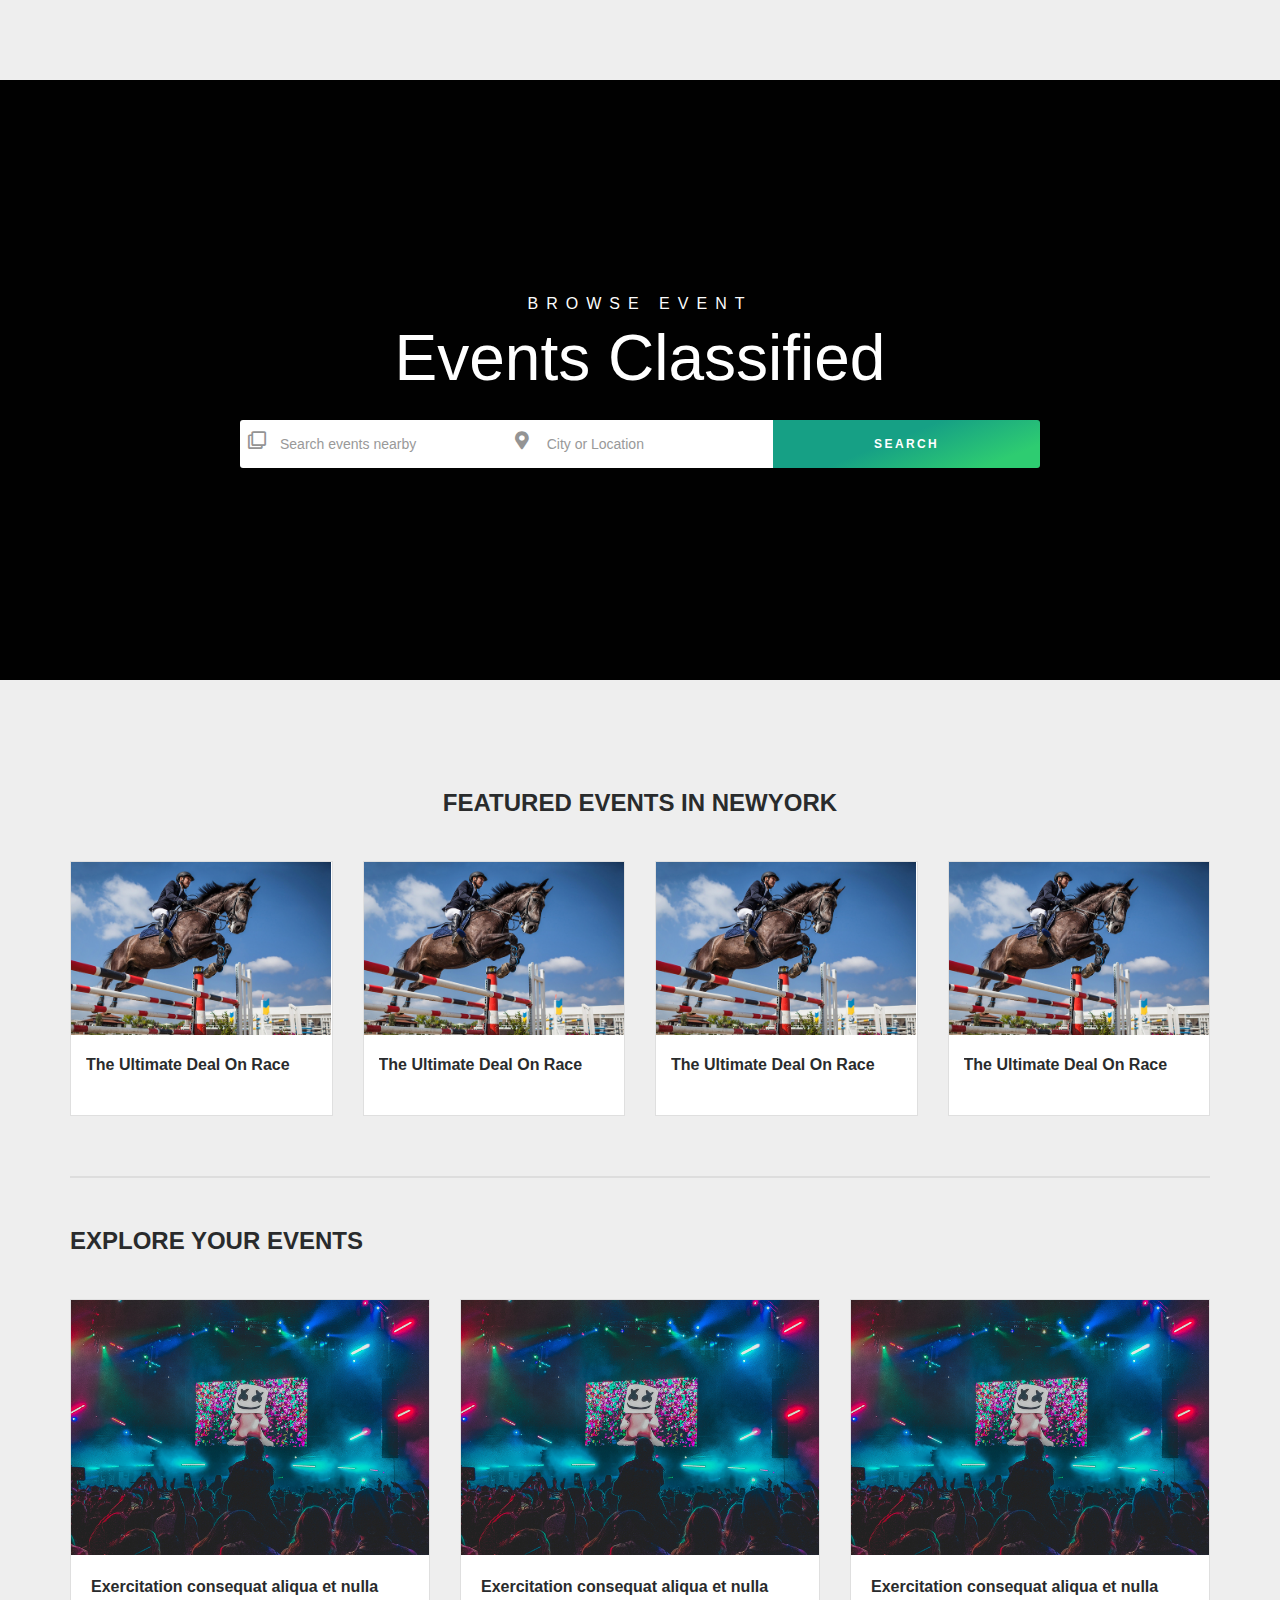
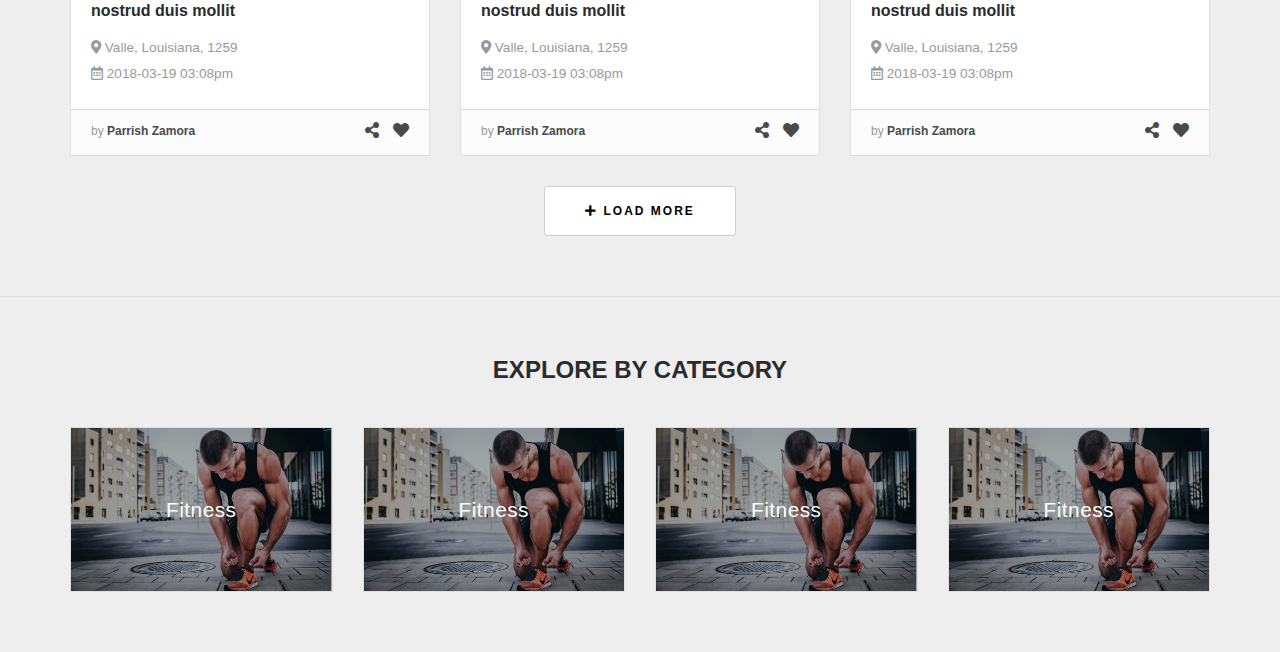
<file: index.html>
<html lang="en" dir="ltr" style="" class=" eventlistener localstorage no-touchevents no-forcetouch">
  <head>
    <meta charset="utf-8">
    <meta name="viewport" content="width=device-width, initial-scale=1.0">
    <!-- Fav and touch icons -->

    <title>BOOTCLASIFIED - Responsive Classified Theme</title>
    <!-- Bootstrap core CSS-->
    <link href="bootstrap/css/bootstrap.min.css" rel="stylesheet">


    <!-- Animate core CSS -->
    <link href="css/animate.min.css" rel="stylesheet">


    <!-- Common  styles  -->
    <link href="css/common.css" rel="stylesheet">

    <!-- Custom styles for this template  -->
    <link href="css/index.css" rel="stylesheet">

    <!-- Fontawesome -->
    <link href="plugins/fontawesome-free-5.7.1/css/all.min.css" rel="stylesheet">
  </head>

  <body class="pace-done">
    <div class="pace  pace-inactive">
        <div class="pace-progress" data-progress-text="100%" data-progress="99" style="width: 100%;">
          <div class="pace-progress-inner">

          </div>
        </div>

        <div class="pace-activity">

        </div>
    </div>

    <div id="wrapper" style="padding-top: 80px;">
      <div class="header">
      </div>
      <!-- /.header -->

      <div class="intro-modern">
          <div class="inner">
              <div class="container text-center">
                  <p class="title-6-sub top animateme fittext3 animated fadeIn">Browse Event</p>
                  <h1 class="title-6 animated fadeInDown">
                    Events Classified
                  </h1>

                  <div class="row search-row animated fadeInUp">
                      <div class="col-xl-4 col-sm-4 search-col relative">
                            <i class="far fa-clone icon-append"></i>
                            <input type="text" name="ads" class="form-control has-icon" placeholder="Search events nearby" value="">
                        </div>

                        <div class="col-xl-4 col-sm-4 search-col relative locationicon">
                            <i class="fas fa-map-marker-alt icon-append"></i></i>
                            <input type="text" name="country" id="autocomplete-ajax" class="form-control locinput input-rel searchtag-input has-icon" placeholder="City or Location" value="" autocomplete="off">
                        </div>

                        <div class="col-xl-4 col-sm-4 search-col">
                            <button class="btn btn-primary btn-search btn-block  btn-gradient"><strong>Search</strong></button>
                        </div>
                  </div>
              </div>
          </div>

          <div class="layer-bg" style="background-color: rgba(0, 0, 0, 0.996);">
          </div>


      </div>
      <!-- /.intro -->

      <section class="event-featured section-ev">
          <div class="container">
              <div class="col-12 title-box text-center section-header">
                  <h2 class="title"> Featured Events in <a class="ev">NewYork</a></h2>
              </div>

              <div class="row">
                  <div class="col-md-3 col-sm-6 col-6">
                      <div class="card card-event info-overlay featured">
                          <div class="img has-background" >
                            <img alt="340x230" class="card-img-top img-responsive" data-holder-rendered="true" src="images/events/10-large.jpg">
                          </div>
                          <div class="card-body">
                              <h4 class="card-title"><a href="event-details.html">The Ultimate Deal On Race</a></h4>
                          </div>
                      </div>
                  </div>

                  <div class="col-md-3 col-sm-6 col-6">
                      <div class="card card-event info-overlay featured">
                          <div class="img has-background" >
                            <img alt="340x230" class="card-img-top img-responsive" data-holder-rendered="true" src="images/events/10-large.jpg">
                          </div>
                          <div class="card-body">
                              <h4 class="card-title"><a href="event-details.html">The Ultimate Deal On Race</a></h4>
                          </div>
                      </div>
                  </div>

                  <div class="col-md-3 col-sm-6 col-6">
                      <div class="card card-event info-overlay featured">
                          <div class="img has-background" >
                            <img alt="340x230" class="card-img-top img-responsive" data-holder-rendered="true" src="images/events/10-large.jpg">
                          </div>
                          <div class="card-body">
                              <h4 class="card-title"><a href="event-details.html">The Ultimate Deal On Race</a></h4>
                          </div>
                      </div>
                  </div>

                  <div class="col-md-3 col-sm-6 col-6">
                      <div class="card card-event info-overlay featured">
                          <div class="img has-background" >
                            <img alt="340x230" class="card-img-top img-responsive" data-holder-rendered="true" src="images/events/10-large.jpg">
                          </div>
                          <div class="card-body">
                              <h4 class="card-title"><a href="event-details.html">The Ultimate Deal On Race</a></h4>
                          </div>
                      </div>
                  </div>

              </div>


              <div style="clear: both"></div>

          </div>
      </section>
      <!-- /.main-container -->

      <section class="event-listing section-ev">
          <div class="container">
              <div class="section-header listing-title-holder">


                  <div class="row for-list align-center">
                      <div class="event-title-holder  col-lg-4 col-md-3 col-sm-12 mr-auto">
                          <h2 class="title text-left"> EXPLORE YOUR EVENTS </h2>

                      </div>


                  </div>
              </div>


              <div class="row">
                <div class="col-md-4 col-sm-6 col-12 event-item-col">
                  <div class="card card-event info-overlay">
                    <div class="img has-background" style="background-image: url(images/events/1-large.jpg); background-size:cover ">
                      <a href="event-details.html">
                        <img alt="340x230" class="card-img-top img-responsive" data-holder-rendered="true" src="images/events/1-large.jpg">
                      </a>
                    </div>
                    <div class="card-body">
                      <h4 class="card-title">
                        <a href="event-details.html">exercitation consequat aliqua et nulla nostrud duis mollit</a>
                      </h4>

                      <div class="card-event-info">
                        <p class="event-location"><i class="fas fa-map-marker-alt"></i>
                          <a class="location" href="">Valle, Louisiana, 1259 </a></p>
                          <p class="event-time"><i class="far fa-calendar-alt"></i> 2018-03-19 03:08pm </p>
                        </div>
                    </div>
                    <div class="card-footer">
                      <div class="pull-left left">
                        <div class="">
                          by <a href="aurthor.html">Parrish Zamora </a>
                        </div>
                      </div>
                      <div class="pull-right right social-link">
                        <a href="#"><i class="fa  fa-share-alt"></i></a>
                        <a href="#"><i class="fa  fa-heart"></i> </a>
                      </div>
                    </div>
                  </div>
                </div>

                <div class="col-md-4 col-sm-6 col-12 event-item-col">
                  <div class="card card-event info-overlay">
                    <div class="img has-background" style="background-image: url(images/events/1-large.jpg); background-size:cover ">
                      <a href="event-details.html">
                        <img alt="340x230" class="card-img-top img-responsive" data-holder-rendered="true" src="images/events/1-large.jpg">
                      </a>
                    </div>
                    <div class="card-body">
                      <h4 class="card-title">
                        <a href="event-details.html">exercitation consequat aliqua et nulla nostrud duis mollit</a>
                      </h4>

                      <div class="card-event-info">
                        <p class="event-location"><i class="fas fa-map-marker-alt"></i>
                          <a class="location" href="">Valle, Louisiana, 1259 </a></p>
                          <p class="event-time"><i class="far fa-calendar-alt"></i> 2018-03-19 03:08pm </p>
                        </div>
                    </div>
                    <div class="card-footer">
                      <div class="pull-left left">
                        <div class="">
                          by <a href="aurthor.html">Parrish Zamora </a>
                        </div>
                      </div>
                      <div class="pull-right right social-link">
                        <a href="#"><i class="fa  fa-share-alt"></i></a>
                        <a href="#"><i class="fa  fa-heart"></i> </a>
                      </div>
                    </div>
                  </div>
                </div>

                <div class="col-md-4 col-sm-6 col-12 event-item-col">
                  <div class="card card-event info-overlay">
                    <div class="img has-background" style="background-image: url(images/events/1-large.jpg); background-size:cover ">
                      <a href="event-details.html">
                        <img alt="340x230" class="card-img-top img-responsive" data-holder-rendered="true" src="images/events/1-large.jpg">
                      </a>
                    </div>
                    <div class="card-body">
                      <h4 class="card-title">
                        <a href="event-details.html">exercitation consequat aliqua et nulla nostrud duis mollit</a>
                      </h4>


                      <div class="card-event-info">
                        <p class="event-location"><i class="fas fa-map-marker-alt"></i>
                          <a class="location" href="">Valle, Louisiana, 1259 </a></p>
                          <p class="event-time"><i class="far fa-calendar-alt"></i> 2018-03-19 03:08pm </p>
                        </div>
                    </div>
                    <div class="card-footer">
                      <div class="pull-left left">
                        <div class="">
                          by <a href="aurthor.html">Parrish Zamora </a>
                        </div>
                      </div>
                      <div class="pull-right right social-link">
                        <a href="#"><i class="fa  fa-share-alt"></i></a>
                        <a href="#"><i class="fa  fa-heart"></i> </a>
                      </div>
                    </div>
                  </div>
                </div>











                  <div class="load-more  col-lg-12 text-center">
                      <a class="btn btn-default btn-wide btn-more " href="event-category.html">
                          <i class="fas fa-plus"></i> Load More
                      </a>
                  </div>

              </div>


          </div>
      </section>

      <section class="event-category section-ev">
          <div class="container">
              <div class="col-12 title-box text-center section-header">
                  <h2 class="title"> Explore by category</h2>
              </div>
              <div class="row">
                <div class=" col-md-3 col-sm-6 col-6 event-item-col">
                      <div class="card card-event info-overlay overlay-visible card-category">
                          <div class="img has-background">
                              <a href="event-details.html" class="event-pop-link">
                                <div class="event-pop-info">
                                  <p class="ec-title"> Fitness </p>
                                </div>
                              </a>
                              <img alt="340x230" class="card-img-top img-responsive" data-holder-rendered="true" src="images/events/category/1.jpeg">
                          </div>
                      </div>
                  </div>

                  <div class=" col-md-3 col-sm-6 col-6 event-item-col">
                        <div class="card card-event info-overlay overlay-visible card-category">
                            <div class="img has-background">
                                <a href="event-details.html" class="event-pop-link">
                                  <div class="event-pop-info">
                                    <p class="ec-title"> Fitness </p>
                                  </div>
                                </a>
                                <img alt="340x230" class="card-img-top img-responsive" data-holder-rendered="true" src="images/events/category/1.jpeg">
                            </div>
                        </div>
                    </div>

                    <div class=" col-md-3 col-sm-6 col-6 event-item-col">
                          <div class="card card-event info-overlay overlay-visible card-category">
                              <div class="img has-background">
                                  <a href="event-details.html" class="event-pop-link">
                                    <div class="event-pop-info">
                                      <p class="ec-title"> Fitness </p>
                                    </div>
                                  </a>
                                  <img alt="340x230" class="card-img-top img-responsive" data-holder-rendered="true" src="images/events/category/1.jpeg">
                              </div>
                          </div>
                      </div>

                      <div class=" col-md-3 col-sm-6 col-6 event-item-col">
                            <div class="card card-event info-overlay overlay-visible card-category">
                                <div class="img has-background">
                                    <a href="event-details.html" class="event-pop-link">
                                      <div class="event-pop-info">
                                        <p class="ec-title"> Fitness </p>
                                      </div>
                                    </a>
                                    <img alt="340x230" class="card-img-top img-responsive" data-holder-rendered="true" src="images/events/category/1.jpeg">
                                </div>
                            </div>
                        </div>

                  </div>

                </div>
              </section>




<div class="autocomplete-suggestions" style="position: absolute; display: none; max-height: 300px; z-index: 9999; top: 456px; left: 495.156px; width: 264.656px;">
</div>
</body>
</html>
</file>
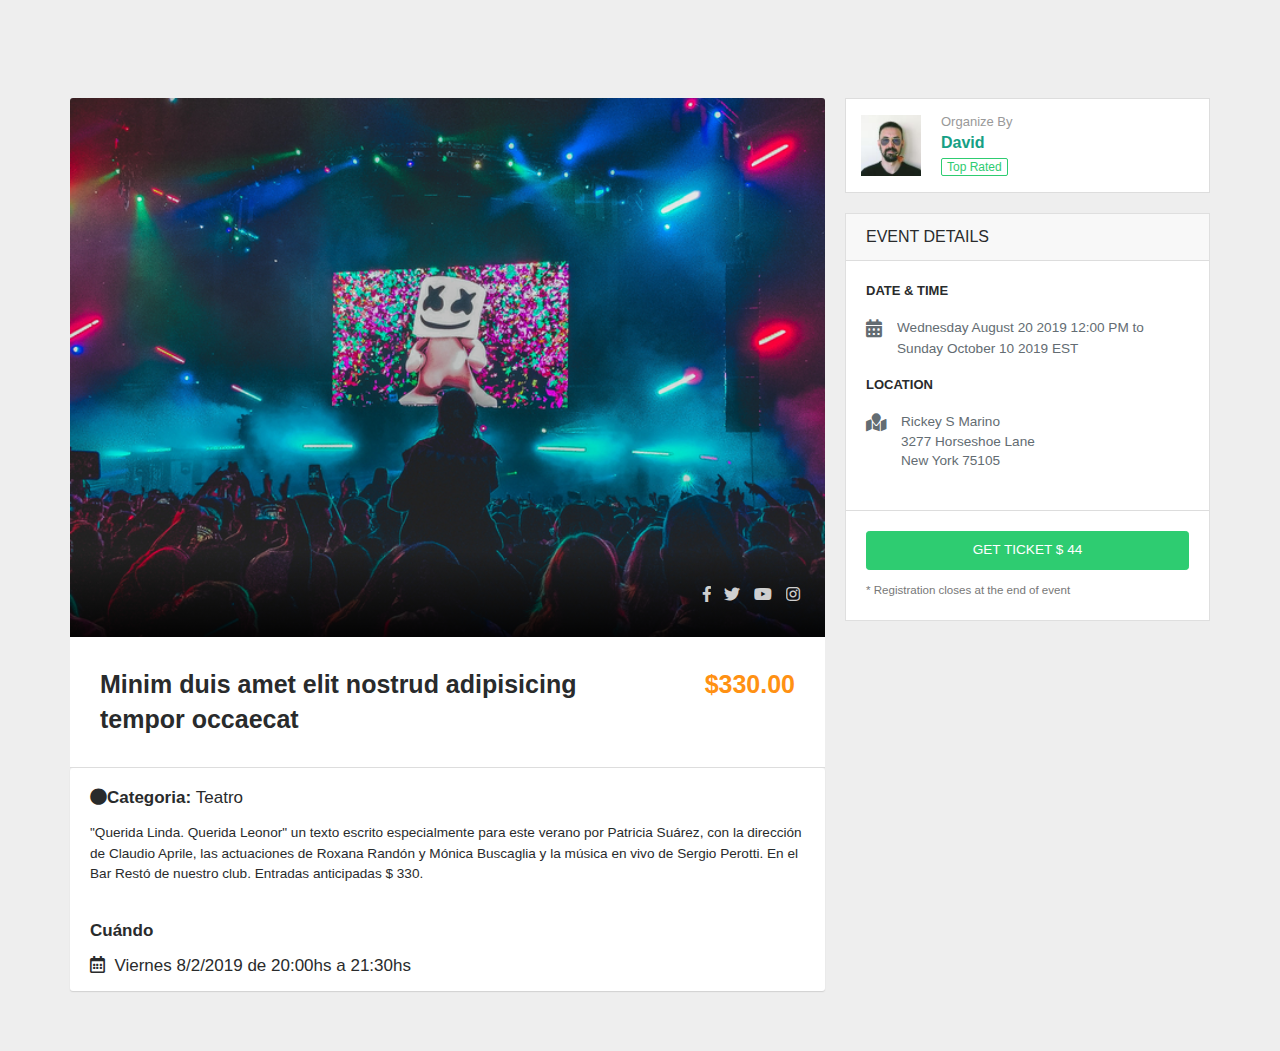
<file: event-details.html>
<!DOCTYPE html>
<html lang="en">
  <head>
    <meta charset="utf-8">
    <meta http-equiv="X-UA-Compatible" content="IE=edge">
    <meta name="viewport" content="width=device-width, initial-scale=1">
    <!-- The above 3 meta tags *must* come first in the head; any other head content must come *after* these tags -->
    <meta name="description" content="">
    <meta name="author" content="">


    <title>Jumbotron Template for Bootstrap</title>

      <!-- Bootstrap core CSS -->
    <link href="bootstrap/css/bootstrap.min.css" rel="stylesheet">

    <!-- Custom styles for this template -->
    <link href="css/index.css" rel="stylesheet">

    <!-- Custom styles for this template -->
    <link href="css/event-details.css" rel="stylesheet">

    <!-- Animate core CSS -->
    <link href="css/animate.min.css" rel="stylesheet">
    

    <!-- Common  styles -->
    <link href="css/common.css" rel="stylesheet">

    <!-- Fontawesome -->
    <link href="plugins/fontawesome-free-5.7.1/css/all.min.css" rel="stylesheet">

  </head>
  <div id="wrapper" style="padding-top: 68px;">


  <body>

    <div class="main-container">
      <div class="container">
        <div class="row">
          <div class="col-md-8 page-content col-thin-right">
            <div class="ev-image">
              <img class="img-responsive" src="images/events/1-large.jpg" alt="img">
                <div class="ev-share">
                  <ul class="list-inline social-links">
                    <li class="list-inline-item">
                      <span class="share-text">Share</span>
                    </li>
                    <li class="list-inline-item">
                      <a href="#">
                        <i class="fab fa-facebook-f"></i>
                      </a>
                    </li>
                    <li class="list-inline-item">
                      <a href="#">
                        <i class="fab fa-twitter"></i>
                      </a>
                    </li>
                    <li class="list-inline-item">
                      <a href="#">
                        <i class="fab fa-youtube"></i>
                      </a>
                    </li>
                    <li class="list-inline-item">
                      <a href="#">
                        <i class="fab fa-instagram"></i>
                      </a>
                    </li>
                  </ul>
                </div>
              </div>

              <div class="event-details-title">
                <h1 class="title">
                  <span class="auto-title left">Minim duis amet elit nostrud adipisicing tempor occaecat </span>
                  <span class="auto-price pull-right"> $330.00</span>
                </h1>
              </div>

              <div class="inner inner-box ads-details-wrapper event">
                <div class="Ads-Details">
                  <h4 class=""><strong><i class="fas fa-circle"></i>Categoria: </strong>Teatro</h4>
                    <div class="ads-details-info">
                        <p>"Querida Linda. Querida Leonor" un texto escrito especialmente para este verano por Patricia Suárez, con la dirección de Claudio Aprile, las actuaciones de Roxana Randón y Mónica Buscaglia y la música en vivo de Sergio Perotti. En el Bar Restó de nuestro club. Entradas anticipadas $ 330.
                        </p>
                    </div>
                  </div>
                  <br>
                <div class="Ads-Details">
                  <h4 class=""><strong>Cuándo</strong></h4>
                  <div class="ads-details-info">
                    <strong>
                      <span><h4><i class="far fa-calendar-alt"></i>&nbsp;
                        Viernes 8/2/2019 de 20:00hs a 21:30hs</h4>
                      </span>
                    </strong>
                  </div>
                </div>
              </div>
          </div>
          <!--/.page-content -->
          <div class="col-md-4 page-sidebar-right">
            <aside>
              <div class="block-cell user">
                <div class="cell-media">
                  <img src="images/users/2.jpg" alt>
                </div>
                <div class="cell-content">
                  <h5 class="title">Organize by</h5>
                  <span class="name">
                    <a href="#">David</a>
                  </span>
                  <span class="rating">top rated</span>
                </div>
              </div>

              <div class="card sidebar-card">
                <div class="card-header">EVENT DETAILS</div>
                  <div class="card-content">
                    <div class="card-body text-left">
                      <h5 class="text-uppercase"><strong>Date &amp; Time</strong></h5>
                        <div class="ev-info-details">
                          <div class="ev-icon">
                            <i class="fas fa-calendar-alt"></i>
                          </div>
                          <div class="ev-details">
                            <p>
                            <span>Wednesday August 20 2019 12:00 PM to </span>
                            <span>Sunday October 10 2019 EST </span></p>
                          </div>
                        </div>
                      <h5 class="text-uppercase"><strong>Location </strong></h5>
                        <div class="ev-info-details">
                          <div class="ev-icon">
                            <i class="fas fa-map-marked"></i>
                          </div>
                          <div class="ev-details">
                            <address>Rickey S Marino <br> 3277 Horseshoe Lane <br>New York 75105</address>
                          </div>
                        </div>
                      </div>

                      <div class="ev-action">
                        <a class="btn btn-success btn-block"> GET TICKET <span class="price">$ 44 </span></a>
                        <p class="text-muted">
                          <small>* Registration closes at the end of event</small>
                        </p>
                      </div>
                    </div>
                </div>

            </aside>
          </div>
          <!--/.page-sidebar -->
        </div>

      </div>


    </div>
    <!-- /.main-container -->

    </div>

  </body>
</html>
</file>
<file: css/common.css>
html, body {
  height: 100%; }
html {
  font-family: sans-serif;
  line-height: 1.15;
  -ms-text-size-adjust: 100%;
  -webkit-text-size-adjust: 100%; }
html {
    -moz-box-sizing: border-box;
         box-sizing: border-box; }
  *,
  *::before,
  *::after {
    -moz-box-sizing: inherit;
         box-sizing: inherit; }
html {
  -ms-overflow-style: scrollbar;
  -webkit-tap-highlight-color: rgba(0, 0, 0, 0); }

  html {
    -moz-box-sizing: border-box;
         box-sizing: border-box;
    font-size: 100%; }

body {
  margin: 0; }

body {
  font-family: "Roboto", Helvetica, Arial, sans-serif;
  font-size: 0.85rem;
  font-weight: normal;
  line-height: 1.5;
  color: #292b2c;
  background-color: #EEEEEE; }
  @media (max-width: 767px) {
    body {
      font-size: 0.75rem; }}



article,
aside,
footer,
header,
nav,
section {
  display: block; }

h1, h2, h3, h4, h5, h6 {
  font-family: "Roboto Condensed", Helvetica, Arial, sans-serif;
  font-weight: normal;
  margin: 0;
  padding-bottom: 15px;
  text-rendering: optimizeLegibility;
  -webkit-font-smoothing: antialiased; }


* {
    outline: 0;
}

img {
  max-width: 100%; }

img {
  border-style: none; }

.card {
  position: relative;
  display: -ms-flexbox;
  display: flex;
  -ms-flex-direction: column;
  flex-direction: column;
  min-width: 0;
  word-wrap: break-word;
  background-color: #fff;
  background-clip: border-box;
  border: 1px solid rgba(0, 0, 0, 0.125);}
</file>
<file: css/index.css>
.pace-inactive {
    display: none;}

.pace .pace-progress {
  background: #16A085;
  position: fixed;
  z-index: 2000;
  top: 0;
  left: 0;
  height: 2px;
  -webkit-transition: width 1s;
  -moz-transition: width 1s;
  -o-transition: width 1s;
  transition: width 1s;}

#wrapper {
  padding-top: 68px;
  -webkit-transition: padding 0.2s ease;
     -moz-transition: padding 0.2s ease;
       -o-transition: padding 0.2s ease;
          transition: padding 0.2s ease; }

.intro-modern {
  height: 600px;
  width: 100%;
  position: relative;
  color: #fff;
  overflow: hidden; }
  @media (max-width: 767px) {
    .intro-modern {
      height: auto;
      padding: 80px 0; } }
  .intro-modern .inner {
    display: -webkit-flex;
    display: -moz-box;
    display: flex;
    -webkit-align-items: center;
       -moz-box-align: center;
            align-items: center;
    background-size: cover;
    height: 100%;
    width: 100%;
    z-index: 3;
    position: relative; }
    @media (max-width: 767px) {
      .intro-modern .inner .search-col {
        margin-bottom: 15px; }
        .intro-modern .inner .search-col:last-child {
          margin-bottom: 0; } }
  .intro-modern .btn {
    text-shadow: none;
    letter-spacing: 0.2em;
    text-transform: uppercase;
    font-size: 12px;}

@media (min-width: 577px) and (max-width: 980px) {
  .container {
    max-width: 100%; } }

.title-6 {
  font-size: 4rem;
  font-family: "Roboto", Helvetica, Arial, sans-serif;
  font-weight: 300;
  line-height: 1;
  padding-bottom: 0; }
  @media (max-width: 767px) {
    .title-6 {
      font-size: 3rem; } }
    .title-6-sub {
      padding: 0 0 5px 0;
      color: #fcfcfc;
      font-size: 16px;
      font-weight: lighter;
      text-transform: uppercase;
      letter-spacing: 0.5rem; }
      @media (max-width: 767px) {
        .title-6-sub {
          font-size: 12px; } }
      .title-6-sub.top {
        padding-bottom: 10px;
        margin-bottom: 0; }

@media (max-width: 767px) {
  .country-map {
    margin: 15px 0; }
  .intro {
    height: auto;
    padding-bottom: 40px;
    padding-top: 40px; }
  .intro.has-map {
    height: auto;
    padding-bottom: 40px;
    padding-top: 40px; }
  .intro.jobs-intro {
    padding-top: 0;
    padding-bottom: 0;
    height: auto; }
  .intro .col-sm-4 {
    margin-bottom: 15px; }
  h1 {
    font-size: 24px;
    line-height: 25px; }
  h2 {
    font-size: 20px;
    line-height: 24px; }
  h3 {
    font-size: 18px;
    line-height: 20px; }
  h4 {
    font-size: 16px;
    line-height: 18px; }
  .hidden-xs {
    display: none !important;
    visibility: hidden !important; }
  .text-center-xs {
    text-align: center; }
  .table-action {
    display: block;
    margin-bottom: 15px;
    padding: 15px 15px 0; }
  .search-row-wrapper .col-md-3 {
    margin-bottom: 10px;
    display: -webkit-inline-flex;
    display: -moz-inline-box;
    display: inline-flex;
    width: 100%; }
  .search-row-wrapper .selecter {
    max-width: 100%; }
  .cat-list {
    margin-bottom: 15px; }
  .cat-list ul {
    display: none; }
  .btn-cat-collapsed {
    position: absolute;
    right: 0;
    top: 10px;
    text-indent: 0;
    opacity: 1;
    cursor: pointer; }
  .xs-gap {
    margin-bottom: 15px; }
  .icon-down-open-big {
    display: inherit;
    -webkit-transform: rotate(0deg);
      -moz-transform: rotate(0deg);
        -o-transform: rotate(0deg);
          transform: rotate(0deg);
    -webkit-transition: all 0.3s ease-in;
      -moz-transition: all 0.3s ease-in;
        -o-transition: all 0.3s ease-in;
          transition: all 0.3s ease-in; }
    .icon-down-open-big.active-panel {
      -webkit-transform: rotate(90deg);
        -moz-transform: rotate(90deg);
          -o-transform: rotate(90deg);
            transform: rotate(90deg); }
    .hasOverly > div {
      padding-bottom: 40px;
      padding-top: 40px; }
    .navbar-default .navbar-nav > li > a.btn-post {
      color: #fff; } }



.search-row {
  max-width: 800px;
  margin-left: auto;
  margin-right: auto;
  margin-top: 30px; }
.search-row .search-col {
  padding: 0;
  position: relative; }
.search-row .search-col .form-control {
  box-shadow: none !important; }
@media (min-width: 576px) {
  .search-row .search-col .form-control {
  border-radius: 0 !important; } }
@media (min-width: 576px) {
  .search-row .search-col:first-child .form-control {
    border-radius: 3px 0 0 3px !important; } }
.search-row .btn-search {
  border-radius: 0 3px 3px 0 !important; }

.icon-append {
  color: #949494;
  font-size: 18px;
  left: 8px;
  position: absolute;
  top: 11px; }

@media (max-width: 767px) {
  .inner-box-content .img-responsive {
    width: 100%; }
  .blog-post-content-desc .blog-post-content {
    padding-left: 20px;
    padding-right: 20px; }
  .blog-post-content-desc p {
    font-size: 13px; }
  .blog-post-content-desc h2 {
    font-size: 26px;
    line-height: 32px; }
  .blog-post-meta {
    padding-left: 20px;
    padding-right: 20px;
    border-bottom: solid 1px #ddd;
    margin-bottom: 15px;
    padding-bottom: 15px; }
  .blogs-comment-details {
    padding: 0 0 0 5px; }
  .blogs-comment-avatar {
    width: 70px; }
  .blogs-comment-avatar img {
    width: 90%; }
  .share-this-post {
    display: block;
    margin: 10px;
    padding: 10px 0; }
  .share-this-post li {
    font-size: 11px; }
  .intro-title {
    font-size: 28px;
    line-height: 32px; }
  .list-dot > li {
    list-style: inside none disc; }
  .blogs-comment-list > li > ul {
    padding: 0 0 0 50px; }
  .search-row .search-col .btn {
    border-radius: 3px 3px !important; }
  .search-row .search-col:first-child .form-control {
    border-radius: 3px 3px; }
  .search-col .form-control {
    border-radius: 3px 3px !important; }
  .intro h1 {
    font-size: 28px;
    line-height: 32px; }
  .intro-inner h2 {
    font-size: 14px;
    font-weight: 300;
    max-width: 70%; } }

.search-row .search-col .form-control, .search-row button.btn-search {
  border-radius: 0;
  border: 0;
  height: 48px;
  margin-bottom: 0; }

.has-icon {
  padding-left: 40px; }

@media (max-width: 767px) {
  .locinput {
    border-right: none !important;
    border-bottom: solid 1px #ddd !important; }
  .intro h1 {
    font-size: 30px;
    margin-bottom: 10px;
    padding-bottom: 0;
    line-height: 34px; }
  .intro p {
    color: #e8eced;
    font-size: 16px;
    line-height: normal; } }


.btn-primary {
  color: #fff;
  background-color: #16A085;
  border-color: #16A085; }
.btn-primary:hover {
  color: #fff;
  background-color: #107360;
  border-color: #0f6a58; }
.btn-primary:focus, .btn-primary.focus {
  box-shadow: 0 0 0 2px rgba(22, 160, 133, 0.5); }
.btn-primary.disabled, .btn-primary:disabled {
  background-color: #16A085;
  border-color: #16A085; }
.btn-primary:active, .btn-primary:active:focus, .btn-primary.active, .btn-primary.active:focus,
.show > .btn-primary.dropdown-toggle {
  color: #fff;
  background-color: #107360;
  background-image: none;
  border-color: #0f6a58; }
.btn-primary:not([href]):not([tabindex]):not(.btn-line) {
  color: #fff; }
.btn-primary:not([href]):not([tabindex]):not(.btn-line):hover {
  color: #fff; }
.btn-primary.btn-gradient {
  color: #fff;
  background: -webkit-linear-gradient(292deg, #16A085 44%, #2ECC71 85%);
  background: -moz-linear-gradient(292deg, #16A085 44%, #2ECC71 85%);
  background: -o-linear-gradient(292deg, #16A085 44%, #2ECC71 85%);
  background: linear-gradient(158deg, #16A085 44%, #2ECC71 85%);
  border-color: #16A085;
  -webkit-transition: all 0.25s linear;
    -moz-transition: all 0.25s linear;
      -o-transition: all 0.25s linear;
        transition: all 0.25s linear; }
  .btn-primary.btn-gradient:hover {
    color: #fff;
    border-color: #0f6a58;
    opacity: 0.9;
    text-indent: -1px; }
  .btn-primary.btn-gradient:focus, .btn-primary.btn-gradient.focus {
    box-shadow: 0 0 0 2px rgba(22, 160, 133, 0.5); }
  .btn-primary.btn-gradient.disabled, .btn-primary.btn-gradient:disabled {
    background-color: #16A085;
    border-color: #16A085; }
  .btn-primary.btn-gradient:active, .btn-primary.btn-gradient:active:focus, .btn-primary.btn-gradient.active, .btn-primary.btn-gradient.active:focus,
  .show > .btn-primary.btn-gradient.dropdown-toggle {
    color: #fff;
    background-color: #107360;
    background-image: none;
    border-color: #0f6a58; }

b,
strong {
  font-weight: bolder; }

.layer-bg {
  height: 100%;
  width: 100%;
  z-index: 2;
  position: absolute;
  top: 0;
  left: 0; }

.section-ev {
  padding: 60px 0 0;
  display: inline-block;
  width: 100%; }
.section-ev.event-listing {
  padding-bottom: 60px; }
.section-ev.event-category {
  border-top: solid 1px #ddd;
  padding-top: 10px;
  padding-bottom: 30px; }
@media (max-width: 767px) {
  .section-ev {
  padding-top: 30px; } }

.section-header {
  padding: 40px 0 35px; }
.section-header .title {
  font-size: 1.5rem;
  line-height: 1.9;
  padding-bottom: 0;
  margin: 0 auto;
  text-transform: uppercase;
  font-family: "Roboto", Helvetica, Arial, sans-serif;
  font-weight: bold; }
@media (max-width: 991px) {
  .section-header .title {
    font-size: 1.3rem; } }
@media (max-width: 991px) {
  .section-header .title {
    font-size: 1.1rem; } }
@media (max-width: 767px) {
  .section-header .title {
    font-size: 1.3rem; } }
@media (max-width: 767px) {
  .section-header {
    padding: 30px 0 30px; } }

a:not([href]):not([tabindex]) {
  text-decoration: none; }
a:not([href]):not([tabindex]):focus, a:not([href]):not([tabindex]):hover {
  text-decoration: none; }
a:not([href]):not([tabindex]):focus {
  outline: 0; }

a {
  color: #16A085;
  outline: 0;
  cursor: pointer;
  -webkit-transition: all 0.2s linear 0s, letter-spacing 0s linear 0s;
    -moz-transition: all 0.2s linear 0s, letter-spacing 0s linear 0s;
      -o-transition: all 0.2s linear 0s, letter-spacing 0s linear 0s;
        transition: all 0.2s linear 0s, letter-spacing 0s linear 0s; }
a:focus, a:hover, a:active {
  outline: none;
  text-decoration: none;
  color: #0d5d4d; }

a,
area,
button,
[role="button"],
input,
label,
select,
summary,
textarea {
  touch-action: manipulation; }

a:not([href]):not([tabindex]) {
  color: inherit;
  text-decoration: none;}

.card-event {
  overflow: hidden; }
@media (max-width: 767px) {
  .event-featured .card-event {
  margin-bottom: 15px; } }
.card-event h4 {
  font-size: 16px;
  font-weight: 700;
  height: auto;
  letter-spacing: 0;
  overflow: hidden;
  white-space: normal;}
.card-event .event-badges {
  position: absolute;
  right: 15px;
  top: 25px;
  -webkit-transition: all 0.3s ease 0.1s;
    -moz-transition: all 0.3s ease 0.1s;
      -o-transition: all 0.3s ease 0.1s;
        transition: all 0.3s ease 0.1s; }
  .card-event .event-badges .badge {
      font-weight: lighter;
      letter-spacing: 0.3px;
      font-family: "Roboto Condensed", Helvetica, Arial, sans-serif;
      padding: 3px 6px;
      border-radius: 2px; }
    .card-event .event-badges .badge.price-tag {
      font-size: 14px;
      font-weight: normal;
      letter-spacing: 1px;
      padding: 3px 6px;
      line-height: 1; }
    .card-event .event-badges .badge.price-tag.big {
      font-size: 12px;
      font-weight: 600;
      background: #f3f3f3;
      line-height: 1;
      color: #000;
      font-family: "Roboto", Helvetica, Arial, sans-serif;
      padding: 6px 14px;
      text-transform: uppercase;
      letter-spacing: 1px;
      box-shadow: 0 0 1px 0 rgba(0, 0, 0, 0.1), 0 0 2px 0 rgba(0, 0, 0, 0.1); }
    .card-event .event-pop-link {
      visibility: hidden;
      display: block;
      width: 100%;
      opacity: 0;
      height: 100%;
      position: absolute;
      left: 0;
      right: 0;
      background-color: rgba(0, 0, 0, 0.8);
      -webkit-transition: all 0.25s ease 0.15s;
         -moz-transition: all 0.25s ease 0.15s;
           -o-transition: all 0.25s ease 0.15s;
              transition: all 0.25s ease 0.15s;
      color: #fff; }
    .card-event .img {
      position: relative; }
    .card-event .img.has-background {
      width: 100%;
      background-size: cover;
      background-repeat: no-repeat; }
    .card-event:not(.featured) .card-title {
      min-height: 48px;
      line-height: 24px; }
    @media (max-width: 767px) {
      .card-event:not(.featured) .card-title {
        font-size: 14px;
        line-height: 1.4;
        min-height: 10px; } }
    .card-event:not(.featured) .card-title::first-letter {
      text-transform: uppercase; }
    .card-event:not(.featured) .card-title a {
      color: #292b2c; }
    .card-event.info-overlay .event-pop-info {
      z-index: 3;
      display: block;
      position: relative;
      text-align: center;
      top: 50%;
      -webkit-transform: translateY(-70%);
         -moz-transform: translateY(-70%);
           -o-transform: translateY(-70%);
              transform: translateY(-70%);
      -webkit-transition: all 0.3s ease 0.15s;
         -moz-transition: all 0.3s ease 0.15s;
           -o-transition: all 0.3s ease 0.15s;
              transition: all 0.3s ease 0.15s;
      width: 100%; }
    .card-event.info-overlay .event-pop-info .price {
      font-size: 1.4rem;
      font-weight: bold; }
    .card-event.info-overlay .event-pop-info p {
      display: block;
      margin-bottom: 5px; }
    .card-event.info-overlay .event-pop-info .time {
      font-size: 12px;
      font-weight: 300;
      opacity: .7; }
    .card-event.info-overlay:hover .event-pop-link, .card-event.info-overlay.overlay-visible .event-pop-link {
      visibility: visible !important;
      opacity: 1;
      display: block; }
    .card-event.info-overlay:hover .event-pop-link .event-pop-info, .card-event.info-overlay.overlay-visible .event-pop-link .event-pop-info {
      -webkit-transform: translateY(-50%);
        -moz-transform: translateY(-50%);
          -o-transform: translateY(-50%);
            transform: translateY(-50%); }
    .card-event.info-overlay:hover .event-badges, .card-event.info-overlay.overlay-visible .event-badges {
      top: 15px;
      visibility: visible !important;
      display: block !important;
      opacity: 1 !important; }
    .card-event.info-overlay:not(.featured):hover .pop-info .event-badges {
      visibility: hidden !important;
      opacity: 0 !important; }
    .card-event.info-overlay.card-category .event-pop-link {
      -webkit-transition: all 0.25s ease;
         -moz-transition: all 0.25s ease;
           -o-transition: all 0.25s ease;
              transition: all 0.25s ease;
      background-color: rgba(0, 0, 0, 0.35); }
    .card-event.info-overlay.card-category .ec-title {
      -webkit-transition: all 0.25s ease;
         -moz-transition: all 0.25s ease;
           -o-transition: all 0.25s ease;
              transition: all 0.25s ease;
      font-size: 1.3rem;
      line-height: normal;
      max-width: 90%;
      text-align: center;
      margin: 0 auto;
      font-weight: 500;
      letter-spacing: 0.5px;
      text-transform: capitalize; }
      @media (max-width: 767px) {
        .card-event.info-overlay.card-category .ec-title {
          font-size: .9rem;
          line-height: normal; } }
    .card-event.info-overlay.card-category:hover .ec-title {
      font-size: 1.5rem; }
    @media (max-width: 767px) {
      .card-event.info-overlay.card-category:hover .ec-title {
        font-size: 1.2rem; } }
    .card-event.info-overlay.card-category:hover .event-pop-link {
      background-color: rgba(0, 0, 0, 0.45); }
    .card-event.featured .event-badges {
      opacity: 0; }
    .card-event.featured .card-img-top {
      position: relative;
      z-index: 1; }
    .card-event.featured .card-body {
      padding: 20px 15px; }
    @media (max-width: 767px) {
      .card-event.featured .card-body {
        padding: 10px 15px; } }
    .card-event.featured .card-body h4 {
      font-size: 16px;
      line-height: 20px;
      padding: 0;
      margin: 0; }
    @media (min-width: 768px) {
      .card-event.featured .card-body h4 {
        min-height: 40px; } }
    @media (max-width: 575px) {
      .card-event.featured .card-body h4 {
        font-size: 13px;
        line-height: 1.4; } }
    .card-event.featured .card-body h4 a {
      color: #292b2c; }
    .card-event .card-event-info {
      color: #999999;
      overflow: hidden;
      text-overflow: ellipsis; }
    .card-event .card-event-info .event-location a {
      color: #999999; }
    .card-event .card-event-info p {
      margin-bottom: 5px;
      padding: 0; }
    .card-event .card-footer {
      box-shadow: 0 1px 2px rgba(0, 0, 0, 0.02) inset;
      background-color: rgba(0, 0, 0, 0.01); }
    .card-event .card-footer .left {
      font-size: 12px;
      color: #999999; }
    .card-event .card-footer .left a {
      color: #464a4c;
      font-weight: 600; }
    .card-event .card-footer .social-link a {
      display: inline-block;
      margin-left: 10px;
      font-size: 16px;
      color: #464a4c;
      -webkit-transform: scale(1);
        -moz-transform: scale(1);
          -o-transform: scale(1);
            transform: scale(1); }
    .card-event .card-footer .social-link a:hover {
      color: #999999;
      -webkit-transform: scale(1.05);
        -moz-transform: scale(1.05);
          -o-transform: scale(1.05);
            transform: scale(1.05); }


.listing-title-holder {
  border-top: solid 2px #ddd; }

.align-center {
  -webkit-align-items: center;
    -moz-box-align: center;
  align-items: center; }

@media (max-width: 767px) {
  .event-title-holder {
    margin-bottom: 20px; } }

.event-filters-wrapper .row {
  margin: 0; }
@media (max-width: 767px) {
  .event-filters-wrapper .row {
    margin-left: 8px;
    margin-right: -5px; } }
.event-filters-wrapper .row > div {
  padding-left: 5px;
  padding-right: 5px; }
@media (max-width: 767px) {
  .event-filters-wrapper .row > div.btn-group {
    margin-bottom: 10px; } }



.section-ev::after {
  display: block;
  content: "";
  clear: both; }

  .btn {
    display: inline-block;
    font-weight: normal;
    line-height: 1.5;
    text-align: center;
    white-space: nowrap;
    vertical-align: middle;
    -webkit-user-select: none;
       -moz-user-select: none;
            user-select: none;
    border: 1px solid transparent;
    padding: 8px 12px;
    font-size: 0.85rem;
    border-radius: 0.2rem;
    -webkit-transition: all 0.2s ease-in-out;
       -moz-transition: all 0.2s ease-in-out;
         -o-transition: all 0.2s ease-in-out;
            transition: all 0.2s ease-in-out; }
    .btn:focus, .btn:hover {
      text-decoration: none; }
    .btn:focus, .btn.focus {
      outline: 0;
      box-shadow: 0 0 0 2px rgba(22, 160, 133, 0.25); }
    .btn.disabled, .btn:disabled {
      cursor: not-allowed;
      opacity: .65; }
    .btn:active, .btn.active {
      background-image: none; }
    .btn.btn-wide {
      padding-left: 40px;
      padding-right: 40px; }
    .btn.btn-more {
      text-transform: uppercase;
      letter-spacing: 2px;
      color: #000;
      font-weight: bold;
      line-height: 32px;
      font-size: 0.75rem; }
    .btn.btn-line {
      text-transform: uppercase;
      letter-spacing: 1.1px;
      color: #000;
      font-weight: bold;
      line-height: 20px;
      font-size: 0.65rem;
      background: none;
      border-radius: 0;}

button,
html [type="button"],
[type="reset"],
[type="submit"] {
  -webkit-appearance: button;}

.btn-secondary, .btn-default {
  color: #292b2c;
  background-color: #fff;
  border-color: #ccc; }
  .btn-secondary:hover, .btn-default:hover {
    color: #292b2c;
    background-color: #e6e5e5;
    border-color: #adadad; }
  .btn-secondary:focus, .btn-secondary.focus, .btn-default:focus, .btn-default.focus {
    box-shadow: 0 0 0 2px rgba(204, 204, 204, 0.5); }
  .btn-secondary.disabled, .btn-secondary:disabled, .btn-default.disabled, .btn-default:disabled {
    background-color: #fff;
    border-color: #ccc; }
  .btn-secondary:active, .btn-secondary:active:focus, .btn-secondary.active, .btn-secondary.active:focus,
  .show > .btn-secondary.dropdown-toggle, .btn-default:active, .btn-default:active:focus, .btn-default.active, .btn-default.active:focus,
  .show > .btn-default.dropdown-toggle {
    color: #292b2c;
    background-color: #e6e5e5;
    background-image: none;
    border-color: #adadad;}

input,
button,
select,
textarea {
  line-height: inherit;}

button,
input {
  overflow: visible; }

button,
input,
optgroup,
select,
textarea {
  font-family: sans-serif;
  font-size: 100%;
  line-height: 1.15;
  margin: 0;}


.event-item-col {
  margin-bottom: 30px; }
@media (max-width: 767px) {
  .event-item-col {
    margin-bottom: 20px; }}

p {
  margin-top: 0;
  margin-bottom: 1rem;
}

.mr-auto, .mx-auto {
  margin-right: auto !important;}


.float-left, .pull-left {
  float: left; }

.card-body {
  -ms-flex: 1 1 auto;
    flex: 1 1 auto;
    padding: 1.25rem;}

@media (min-width: 577px) and (max-width: 980px) {
  .container {
    max-width: 100%; } }
  .section-ev {
    padding: 60px 0 0;
    display: inline-block;
    width: 100%; }
  .section-ev.event-listing {
    padding-bottom: 60px; }
  .section-ev.event-category {
    border-top: solid 1px #ddd;
    padding-top: 10px;
    padding-bottom: 30px; }
  @media (max-width: 767px) {
    .section-ev {
      padding-top: 30px; }}

.hidden, .hide {
  display: none; }
@media (max-width: 991px) {
.hidden-md, .hide-md {
  display: none !important; } }
@media (max-width: 991px) {
  .hidden-sm, .hide-sm {
    display: none !important; } }

@media (max-width: 991px) {
  .hidden-xs, .hide-xs {
    display: none !important; } }

.card-footer {
  padding: 0.75rem 1.25rem;
  background-color: rgba(0, 0, 0, 0.03);
  border-top: 1px solid rgba(0, 0, 0, 0.125);}
</file>
<file: css/event-details.css>
.main-container {
    min-height: -webkit-calc(100% - 162px);
    min-height: -moz-calc(100% - 162px);
    min-height: calc(100% - 162px);
    padding: 30px 0;
}

.col-thin-right {
  padding-right: 10px; }

.ev-image {
  display: block;
  position: relative; }
.ev-image img {
  width: 100%;
  border-radius: 3px 3px 0 0; }
.ev-image:hover .share-text {
  opacity: 1;
  letter-spacing: 2px; }

.ev-share {
  position: absolute;
  bottom: 0;
  right: 0;
  color: #fff;
  width: 100%;
  padding: 60px 0 0;
  background: -webkit-linear-gradient(top, transparent 36%, rgba(0, 0, 0, 0.9) 100%);
  background: -moz-linear-gradient(top, transparent 36%, rgba(0, 0, 0, 0.9) 100%);
  background: -o-linear-gradient(top, transparent 36%, rgba(0, 0, 0, 0.9) 100%);
  background: linear-gradient(to bottom, transparent 36%, rgba(0, 0, 0, 0.9) 100%); }
  .ev-share .social-links {
    float: right;
    padding: 20px; }
    .ev-share .social-links a {
      color: #fff;
      font-size: 1rem;
      -webkit-transform: scale(1);
         -moz-transform: scale(1);
           -o-transform: scale(1);
              transform: scale(1);
      opacity: .8; }
      .ev-share .social-links a:hover {
        -webkit-transform: scale(1.2);
           -moz-transform: scale(1.2);
             -o-transform: scale(1.2);
                transform: scale(1.2);
        opacity: 1; }
    .ev-share .social-links .share-text {
      text-transform: uppercase;
      letter-spacing: 0;
      opacity: 0;
      -webkit-transition: all 0.25s ease-in-out;
         -moz-transition: all 0.25s ease-in-out;
           -o-transition: all 0.25s ease-in-out;
              transition: all 0.25s ease-in-out;
      font-size: 12px;
      color: #a8b2b9; }

.ev-image {
  display: block;
  position: relative; }
  .ev-image img {
    width: 100%;
    border-radius: 3px 3px 0 0; }
  .ev-image:hover .share-text {
    opacity: 1;
    letter-spacing: 2px; }

ul li {
  margin: 0;
  padding: 0;}

.event-details-title {
  padding: 30px;
  background: #fff;
  border-bottom: solid 1px #ddd; }
  @media (max-width: 767px) {
    .event-details-title {
      display: -webkit-flex;
      display: -moz-box;
      display: flex;
      height: auto;
      clear: both;
      padding-bottom: 10px; } }
  .event-details-title .title {
    position: relative;
    display: block;
    padding-right: 130px;
    font-weight: 700;
    margin-bottom: 0;
    padding-bottom: 0; }
    @media (max-width: 767px) {
      .event-details-title .title {
        padding-right: 0; } }

h1 {
  font-size: 25px;
  line-height: 35px;}

.auto-price {
  position: absolute;
  right: 0;
  top: 0;
  font-weight: 600;
  color: #ff9113; }
  @media (max-width: 767px) {
    .auto-price {
      position: relative;
      right: 0;
      top: 0;
      float: left !important;
      display: block;
      width: 100%;
      clear: both;
      margin-top: 5px;
      margin-bottom: 10px; } }

.ads-details-wrapper.event {
  padding: 30px; }

.page-content .inner-box {
  overflow: auto;
  padding: 20px; }
.page-content .inner-box .title-2 {
  line-height: 1;
  margin: 5px -20px 25px;
  padding: 0 20px 20px; }

.ads-details-wrapper.inner-box {
  padding-bottom: 0; }

.inner-box {
  background: #ffffff;
  border-radius: 3px 3px;
  box-shadow: 0 1px 1px rgba(180, 180, 180, 0.5);
  margin-bottom: 30px;
  padding: 20px 15px; }
  .inner-box.ads-details-wrapper {
    width: 100%;
    clear: both; }
  .inner-box.add {
    background: #ffffff;
    border-radius: 3px 3px;
    box-shadow: 0 1px 3px 0 rgba(0, 0, 0, 0.1);
    margin-bottom: 30px;
    padding: 5px; }
    .inner-box.add img {
      width: 100%; }

.text-uppercase {
  text-transform: uppercase !important; }

  h4 {
      font-size: 17px;
      line-height: 20px;
  }

b,
strong {
  font-weight: bolder; }

.page-sidebar-right {
  padding-left: 10px; }

.block-cell {
  display: -webkit-flex;
  display: -moz-box;
  display: flex;
  padding: 15px;
  position: relative;
  width: 100%;
  background: #fff;
  border: solid 1px #ddd;
  -webkit-align-items: center;
     -moz-box-align: center;
          align-items: center;
  margin-bottom: 20px; }
  .block-cell .title {
    text-transform: capitalize;
    margin: 0 0 5px;
    color: #999999;
    font-size: 13px;
    padding: 0;
    line-height: normal; }
  .block-cell .name {
    font-size: 16px;
    font-weight: 600;
    text-transform: capitalize;
    display: block;
    margin-bottom: 5px;
    padding: 0;
    line-height: normal; }
  .block-cell .rating {
    display: inline-block;
    padding: 0 5px;
    border: 1px solid #2ECC71;
    color: #2ECC71;
    font-size: 12px;
    line-height: 16px;
    text-transform: capitalize;
    border-radius: 2px; }
  .block-cell .cell-media {
    width: 60px; }
    .block-cell .cell-media img {
      width: 100%; }
  .block-cell .cell-content {
    padding-left: 20px; }


.card-header {
  font-family: "Roboto Condensed", Helvetica, Arial, sans-serif;
  font-size: 1rem;
  text-transform: uppercase;
  }

.sidebar-card {
  margin-bottom: 20px; }
.sidebar-card .card-header {
  background: #f8f8f8;
  position: relative;
  border-bottom: solid 1px #ddd;
  font-size: 1rem;
  line-height: 22px; }

.card-header {
  padding: 0.75rem 1.25rem;
  margin-bottom: 0;
  background-color: rgba(0, 0, 0, 0.03);
  border-bottom: 1px solid rgba(0, 0, 0, 0.125);
}

h5 {
  font-size: 13px;
  line-height: 20px;}

.ev-info-details {
  -webkit-align-items: flex-start;
     -moz-box-align: start;
          align-items: flex-start;
  -webkit-justify-content: center;
     -moz-box-pack: center;
          justify-content: center;
  display: -webkit-flex;
  display: -moz-box;
  display: flex; }
  .ev-info-details .ev-icon {
    vertical-align: top;
    margin: 0px 15px 0 0;
    font-size: 18px;
    color: #636c72; }
  .ev-info-details .ev-details {
    margin: 2px auto 0;
    overflow: hidden;
    -webkit-flex: 1 1 auto;
       -moz-box-flex: 1;
            flex: 1 1 auto;
    color: #636c72; }

.ev-action {
  border-top: solid 1px #ddd;
  padding: 20px; }
  .ev-action .btn {
    margin-bottom: 10px; }
  .ev-action p {
    margin-bottom: 0;
    padding-bottom: 0; }

.btn-success {
  color: #fff;
  background-color: #2ECC71;
  border-color: #2ECC71; }
  .btn-success:hover {
    color: #fff;
    background-color: #25a25a;
    border-color: #239a55; }
  .btn-success:focus, .btn-success.focus {
    box-shadow: 0 0 0 2px rgba(46, 204, 113, 0.5); }
  .btn-success.disabled, .btn-success:disabled {
    background-color: #2ECC71;
    border-color: #2ECC71; }
  .btn-success:active, .btn-success:active:focus, .btn-success.active, .btn-success.active:focus,
  .show > .btn-success.dropdown-toggle {
    color: #fff;
    background-color: #25a25a;
    background-image: none;
    border-color: #239a55; }
  .btn-success:not([href]):not([tabindex]) {
    color: #fff; }
    .btn-success:not([href]):not([tabindex]):hover {
      color: #fff; }
</file>
<file: plugins/fontawesome-free-5.7.1/css/all.min.css>
.fa,.fab,.fal,.far,.fas{-moz-osx-font-smoothing:grayscale;-webkit-font-smoothing:antialiased;display:inline-block;font-style:normal;font-variant:normal;text-rendering:auto;line-height:1}.fa-lg{font-size:1.33333em;line-height:.75em;vertical-align:-.0667em}.fa-xs{font-size:.75em}.fa-sm{font-size:.875em}.fa-1x{font-size:1em}.fa-2x{font-size:2em}.fa-3x{font-size:3em}.fa-4x{font-size:4em}.fa-5x{font-size:5em}.fa-6x{font-size:6em}.fa-7x{font-size:7em}.fa-8x{font-size:8em}.fa-9x{font-size:9em}.fa-10x{font-size:10em}.fa-fw{text-align:center;width:1.25em}.fa-ul{list-style-type:none;margin-left:2.5em;padding-left:0}.fa-ul>li{position:relative}.fa-li{left:-2em;position:absolute;text-align:center;width:2em;line-height:inherit}.fa-border{border:.08em solid #eee;border-radius:.1em;padding:.2em .25em .15em}.fa-pull-left{float:left}.fa-pull-right{float:right}.fa.fa-pull-left,.fab.fa-pull-left,.fal.fa-pull-left,.far.fa-pull-left,.fas.fa-pull-left{margin-right:.3em}.fa.fa-pull-right,.fab.fa-pull-right,.fal.fa-pull-right,.far.fa-pull-right,.fas.fa-pull-right{margin-left:.3em}.fa-spin{animation:fa-spin 2s infinite linear}.fa-pulse{animation:fa-spin 1s infinite steps(8)}@keyframes fa-spin{0%{transform:rotate(0deg)}to{transform:rotate(1turn)}}.fa-rotate-90{-ms-filter:"progid:DXImageTransform.Microsoft.BasicImage(rotation=1)";transform:rotate(90deg)}.fa-rotate-180{-ms-filter:"progid:DXImageTransform.Microsoft.BasicImage(rotation=2)";transform:rotate(180deg)}.fa-rotate-270{-ms-filter:"progid:DXImageTransform.Microsoft.BasicImage(rotation=3)";transform:rotate(270deg)}.fa-flip-horizontal{-ms-filter:"progid:DXImageTransform.Microsoft.BasicImage(rotation=0, mirror=1)";transform:scaleX(-1)}.fa-flip-vertical{transform:scaleY(-1)}.fa-flip-both,.fa-flip-horizontal.fa-flip-vertical,.fa-flip-vertical{-ms-filter:"progid:DXImageTransform.Microsoft.BasicImage(rotation=2, mirror=1)"}.fa-flip-both,.fa-flip-horizontal.fa-flip-vertical{transform:scale(-1)}:root .fa-flip-both,:root .fa-flip-horizontal,:root .fa-flip-vertical,:root .fa-rotate-90,:root .fa-rotate-180,:root .fa-rotate-270{filter:none}.fa-stack{display:inline-block;height:2em;line-height:2em;position:relative;vertical-align:middle;width:2.5em}.fa-stack-1x,.fa-stack-2x{left:0;position:absolute;text-align:center;width:100%}.fa-stack-1x{line-height:inherit}.fa-stack-2x{font-size:2em}.fa-inverse{color:#fff}.fa-500px:before{content:"\f26e"}.fa-accessible-icon:before{content:"\f368"}.fa-accusoft:before{content:"\f369"}.fa-acquisitions-incorporated:before{content:"\f6af"}.fa-ad:before{content:"\f641"}.fa-address-book:before{content:"\f2b9"}.fa-address-card:before{content:"\f2bb"}.fa-adjust:before{content:"\f042"}.fa-adn:before{content:"\f170"}.fa-adobe:before{content:"\f778"}.fa-adversal:before{content:"\f36a"}.fa-affiliatetheme:before{content:"\f36b"}.fa-air-freshener:before{content:"\f5d0"}.fa-algolia:before{content:"\f36c"}.fa-align-center:before{content:"\f037"}.fa-align-justify:before{content:"\f039"}.fa-align-left:before{content:"\f036"}.fa-align-right:before{content:"\f038"}.fa-alipay:before{content:"\f642"}.fa-allergies:before{content:"\f461"}.fa-amazon:before{content:"\f270"}.fa-amazon-pay:before{content:"\f42c"}.fa-ambulance:before{content:"\f0f9"}.fa-american-sign-language-interpreting:before{content:"\f2a3"}.fa-amilia:before{content:"\f36d"}.fa-anchor:before{content:"\f13d"}.fa-android:before{content:"\f17b"}.fa-angellist:before{content:"\f209"}.fa-angle-double-down:before{content:"\f103"}.fa-angle-double-left:before{content:"\f100"}.fa-angle-double-right:before{content:"\f101"}.fa-angle-double-up:before{content:"\f102"}.fa-angle-down:before{content:"\f107"}.fa-angle-left:before{content:"\f104"}.fa-angle-right:before{content:"\f105"}.fa-angle-up:before{content:"\f106"}.fa-angry:before{content:"\f556"}.fa-angrycreative:before{content:"\f36e"}.fa-angular:before{content:"\f420"}.fa-ankh:before{content:"\f644"}.fa-app-store:before{content:"\f36f"}.fa-app-store-ios:before{content:"\f370"}.fa-apper:before{content:"\f371"}.fa-apple:before{content:"\f179"}.fa-apple-alt:before{content:"\f5d1"}.fa-apple-pay:before{content:"\f415"}.fa-archive:before{content:"\f187"}.fa-archway:before{content:"\f557"}.fa-arrow-alt-circle-down:before{content:"\f358"}.fa-arrow-alt-circle-left:before{content:"\f359"}.fa-arrow-alt-circle-right:before{content:"\f35a"}.fa-arrow-alt-circle-up:before{content:"\f35b"}.fa-arrow-circle-down:before{content:"\f0ab"}.fa-arrow-circle-left:before{content:"\f0a8"}.fa-arrow-circle-right:before{content:"\f0a9"}.fa-arrow-circle-up:before{content:"\f0aa"}.fa-arrow-down:before{content:"\f063"}.fa-arrow-left:before{content:"\f060"}.fa-arrow-right:before{content:"\f061"}.fa-arrow-up:before{content:"\f062"}.fa-arrows-alt:before{content:"\f0b2"}.fa-arrows-alt-h:before{content:"\f337"}.fa-arrows-alt-v:before{content:"\f338"}.fa-artstation:before{content:"\f77a"}.fa-assistive-listening-systems:before{content:"\f2a2"}.fa-asterisk:before{content:"\f069"}.fa-asymmetrik:before{content:"\f372"}.fa-at:before{content:"\f1fa"}.fa-atlas:before{content:"\f558"}.fa-atlassian:before{content:"\f77b"}.fa-atom:before{content:"\f5d2"}.fa-audible:before{content:"\f373"}.fa-audio-description:before{content:"\f29e"}.fa-autoprefixer:before{content:"\f41c"}.fa-avianex:before{content:"\f374"}.fa-aviato:before{content:"\f421"}.fa-award:before{content:"\f559"}.fa-aws:before{content:"\f375"}.fa-baby:before{content:"\f77c"}.fa-baby-carriage:before{content:"\f77d"}.fa-backspace:before{content:"\f55a"}.fa-backward:before{content:"\f04a"}.fa-bacon:before{content:"\f7e5"}.fa-balance-scale:before{content:"\f24e"}.fa-ban:before{content:"\f05e"}.fa-band-aid:before{content:"\f462"}.fa-bandcamp:before{content:"\f2d5"}.fa-barcode:before{content:"\f02a"}.fa-bars:before{content:"\f0c9"}.fa-baseball-ball:before{content:"\f433"}.fa-basketball-ball:before{content:"\f434"}.fa-bath:before{content:"\f2cd"}.fa-battery-empty:before{content:"\f244"}.fa-battery-full:before{content:"\f240"}.fa-battery-half:before{content:"\f242"}.fa-battery-quarter:before{content:"\f243"}.fa-battery-three-quarters:before{content:"\f241"}.fa-bed:before{content:"\f236"}.fa-beer:before{content:"\f0fc"}.fa-behance:before{content:"\f1b4"}.fa-behance-square:before{content:"\f1b5"}.fa-bell:before{content:"\f0f3"}.fa-bell-slash:before{content:"\f1f6"}.fa-bezier-curve:before{content:"\f55b"}.fa-bible:before{content:"\f647"}.fa-bicycle:before{content:"\f206"}.fa-bimobject:before{content:"\f378"}.fa-binoculars:before{content:"\f1e5"}.fa-biohazard:before{content:"\f780"}.fa-birthday-cake:before{content:"\f1fd"}.fa-bitbucket:before{content:"\f171"}.fa-bitcoin:before{content:"\f379"}.fa-bity:before{content:"\f37a"}.fa-black-tie:before{content:"\f27e"}.fa-blackberry:before{content:"\f37b"}.fa-blender:before{content:"\f517"}.fa-blender-phone:before{content:"\f6b6"}.fa-blind:before{content:"\f29d"}.fa-blog:before{content:"\f781"}.fa-blogger:before{content:"\f37c"}.fa-blogger-b:before{content:"\f37d"}.fa-bluetooth:before{content:"\f293"}.fa-bluetooth-b:before{content:"\f294"}.fa-bold:before{content:"\f032"}.fa-bolt:before{content:"\f0e7"}.fa-bomb:before{content:"\f1e2"}.fa-bone:before{content:"\f5d7"}.fa-bong:before{content:"\f55c"}.fa-book:before{content:"\f02d"}.fa-book-dead:before{content:"\f6b7"}.fa-book-medical:before{content:"\f7e6"}.fa-book-open:before{content:"\f518"}.fa-book-reader:before{content:"\f5da"}.fa-bookmark:before{content:"\f02e"}.fa-bowling-ball:before{content:"\f436"}.fa-box:before{content:"\f466"}.fa-box-open:before{content:"\f49e"}.fa-boxes:before{content:"\f468"}.fa-braille:before{content:"\f2a1"}.fa-brain:before{content:"\f5dc"}.fa-bread-slice:before{content:"\f7ec"}.fa-briefcase:before{content:"\f0b1"}.fa-briefcase-medical:before{content:"\f469"}.fa-broadcast-tower:before{content:"\f519"}.fa-broom:before{content:"\f51a"}.fa-brush:before{content:"\f55d"}.fa-btc:before{content:"\f15a"}.fa-bug:before{content:"\f188"}.fa-building:before{content:"\f1ad"}.fa-bullhorn:before{content:"\f0a1"}.fa-bullseye:before{content:"\f140"}.fa-burn:before{content:"\f46a"}.fa-buromobelexperte:before{content:"\f37f"}.fa-bus:before{content:"\f207"}.fa-bus-alt:before{content:"\f55e"}.fa-business-time:before{content:"\f64a"}.fa-buysellads:before{content:"\f20d"}.fa-calculator:before{content:"\f1ec"}.fa-calendar:before{content:"\f133"}.fa-calendar-alt:before{content:"\f073"}.fa-calendar-check:before{content:"\f274"}.fa-calendar-day:before{content:"\f783"}.fa-calendar-minus:before{content:"\f272"}.fa-calendar-plus:before{content:"\f271"}.fa-calendar-times:before{content:"\f273"}.fa-calendar-week:before{content:"\f784"}.fa-camera:before{content:"\f030"}.fa-camera-retro:before{content:"\f083"}.fa-campground:before{content:"\f6bb"}.fa-canadian-maple-leaf:before{content:"\f785"}.fa-candy-cane:before{content:"\f786"}.fa-cannabis:before{content:"\f55f"}.fa-capsules:before{content:"\f46b"}.fa-car:before{content:"\f1b9"}.fa-car-alt:before{content:"\f5de"}.fa-car-battery:before{content:"\f5df"}.fa-car-crash:before{content:"\f5e1"}.fa-car-side:before{content:"\f5e4"}.fa-caret-down:before{content:"\f0d7"}.fa-caret-left:before{content:"\f0d9"}.fa-caret-right:before{content:"\f0da"}.fa-caret-square-down:before{content:"\f150"}.fa-caret-square-left:before{content:"\f191"}.fa-caret-square-right:before{content:"\f152"}.fa-caret-square-up:before{content:"\f151"}.fa-caret-up:before{content:"\f0d8"}.fa-carrot:before{content:"\f787"}.fa-cart-arrow-down:before{content:"\f218"}.fa-cart-plus:before{content:"\f217"}.fa-cash-register:before{content:"\f788"}.fa-cat:before{content:"\f6be"}.fa-cc-amazon-pay:before{content:"\f42d"}.fa-cc-amex:before{content:"\f1f3"}.fa-cc-apple-pay:before{content:"\f416"}.fa-cc-diners-club:before{content:"\f24c"}.fa-cc-discover:before{content:"\f1f2"}.fa-cc-jcb:before{content:"\f24b"}.fa-cc-mastercard:before{content:"\f1f1"}.fa-cc-paypal:before{content:"\f1f4"}.fa-cc-stripe:before{content:"\f1f5"}.fa-cc-visa:before{content:"\f1f0"}.fa-centercode:before{content:"\f380"}.fa-centos:before{content:"\f789"}.fa-certificate:before{content:"\f0a3"}.fa-chair:before{content:"\f6c0"}.fa-chalkboard:before{content:"\f51b"}.fa-chalkboard-teacher:before{content:"\f51c"}.fa-charging-station:before{content:"\f5e7"}.fa-chart-area:before{content:"\f1fe"}.fa-chart-bar:before{content:"\f080"}.fa-chart-line:before{content:"\f201"}.fa-chart-pie:before{content:"\f200"}.fa-check:before{content:"\f00c"}.fa-check-circle:before{content:"\f058"}.fa-check-double:before{content:"\f560"}.fa-check-square:before{content:"\f14a"}.fa-cheese:before{content:"\f7ef"}.fa-chess:before{content:"\f439"}.fa-chess-bishop:before{content:"\f43a"}.fa-chess-board:before{content:"\f43c"}.fa-chess-king:before{content:"\f43f"}.fa-chess-knight:before{content:"\f441"}.fa-chess-pawn:before{content:"\f443"}.fa-chess-queen:before{content:"\f445"}.fa-chess-rook:before{content:"\f447"}.fa-chevron-circle-down:before{content:"\f13a"}.fa-chevron-circle-left:before{content:"\f137"}.fa-chevron-circle-right:before{content:"\f138"}.fa-chevron-circle-up:before{content:"\f139"}.fa-chevron-down:before{content:"\f078"}.fa-chevron-left:before{content:"\f053"}.fa-chevron-right:before{content:"\f054"}.fa-chevron-up:before{content:"\f077"}.fa-child:before{content:"\f1ae"}.fa-chrome:before{content:"\f268"}.fa-church:before{content:"\f51d"}.fa-circle:before{content:"\f111"}.fa-circle-notch:before{content:"\f1ce"}.fa-city:before{content:"\f64f"}.fa-clinic-medical:before{content:"\f7f2"}.fa-clipboard:before{content:"\f328"}.fa-clipboard-check:before{content:"\f46c"}.fa-clipboard-list:before{content:"\f46d"}.fa-clock:before{content:"\f017"}.fa-clone:before{content:"\f24d"}.fa-closed-captioning:before{content:"\f20a"}.fa-cloud:before{content:"\f0c2"}.fa-cloud-download-alt:before{content:"\f381"}.fa-cloud-meatball:before{content:"\f73b"}.fa-cloud-moon:before{content:"\f6c3"}.fa-cloud-moon-rain:before{content:"\f73c"}.fa-cloud-rain:before{content:"\f73d"}.fa-cloud-showers-heavy:before{content:"\f740"}.fa-cloud-sun:before{content:"\f6c4"}.fa-cloud-sun-rain:before{content:"\f743"}.fa-cloud-upload-alt:before{content:"\f382"}.fa-cloudscale:before{content:"\f383"}.fa-cloudsmith:before{content:"\f384"}.fa-cloudversify:before{content:"\f385"}.fa-cocktail:before{content:"\f561"}.fa-code:before{content:"\f121"}.fa-code-branch:before{content:"\f126"}.fa-codepen:before{content:"\f1cb"}.fa-codiepie:before{content:"\f284"}.fa-coffee:before{content:"\f0f4"}.fa-cog:before{content:"\f013"}.fa-cogs:before{content:"\f085"}.fa-coins:before{content:"\f51e"}.fa-columns:before{content:"\f0db"}.fa-comment:before{content:"\f075"}.fa-comment-alt:before{content:"\f27a"}.fa-comment-dollar:before{content:"\f651"}.fa-comment-dots:before{content:"\f4ad"}.fa-comment-medical:before{content:"\f7f5"}.fa-comment-slash:before{content:"\f4b3"}.fa-comments:before{content:"\f086"}.fa-comments-dollar:before{content:"\f653"}.fa-compact-disc:before{content:"\f51f"}.fa-compass:before{content:"\f14e"}.fa-compress:before{content:"\f066"}.fa-compress-arrows-alt:before{content:"\f78c"}.fa-concierge-bell:before{content:"\f562"}.fa-confluence:before{content:"\f78d"}.fa-connectdevelop:before{content:"\f20e"}.fa-contao:before{content:"\f26d"}.fa-cookie:before{content:"\f563"}.fa-cookie-bite:before{content:"\f564"}.fa-copy:before{content:"\f0c5"}.fa-copyright:before{content:"\f1f9"}.fa-couch:before{content:"\f4b8"}.fa-cpanel:before{content:"\f388"}.fa-creative-commons:before{content:"\f25e"}.fa-creative-commons-by:before{content:"\f4e7"}.fa-creative-commons-nc:before{content:"\f4e8"}.fa-creative-commons-nc-eu:before{content:"\f4e9"}.fa-creative-commons-nc-jp:before{content:"\f4ea"}.fa-creative-commons-nd:before{content:"\f4eb"}.fa-creative-commons-pd:before{content:"\f4ec"}.fa-creative-commons-pd-alt:before{content:"\f4ed"}.fa-creative-commons-remix:before{content:"\f4ee"}.fa-creative-commons-sa:before{content:"\f4ef"}.fa-creative-commons-sampling:before{content:"\f4f0"}.fa-creative-commons-sampling-plus:before{content:"\f4f1"}.fa-creative-commons-share:before{content:"\f4f2"}.fa-creative-commons-zero:before{content:"\f4f3"}.fa-credit-card:before{content:"\f09d"}.fa-critical-role:before{content:"\f6c9"}.fa-crop:before{content:"\f125"}.fa-crop-alt:before{content:"\f565"}.fa-cross:before{content:"\f654"}.fa-crosshairs:before{content:"\f05b"}.fa-crow:before{content:"\f520"}.fa-crown:before{content:"\f521"}.fa-crutch:before{content:"\f7f7"}.fa-css3:before{content:"\f13c"}.fa-css3-alt:before{content:"\f38b"}.fa-cube:before{content:"\f1b2"}.fa-cubes:before{content:"\f1b3"}.fa-cut:before{content:"\f0c4"}.fa-cuttlefish:before{content:"\f38c"}.fa-d-and-d:before{content:"\f38d"}.fa-d-and-d-beyond:before{content:"\f6ca"}.fa-dashcube:before{content:"\f210"}.fa-database:before{content:"\f1c0"}.fa-deaf:before{content:"\f2a4"}.fa-delicious:before{content:"\f1a5"}.fa-democrat:before{content:"\f747"}.fa-deploydog:before{content:"\f38e"}.fa-deskpro:before{content:"\f38f"}.fa-desktop:before{content:"\f108"}.fa-dev:before{content:"\f6cc"}.fa-deviantart:before{content:"\f1bd"}.fa-dharmachakra:before{content:"\f655"}.fa-dhl:before{content:"\f790"}.fa-diagnoses:before{content:"\f470"}.fa-diaspora:before{content:"\f791"}.fa-dice:before{content:"\f522"}.fa-dice-d20:before{content:"\f6cf"}.fa-dice-d6:before{content:"\f6d1"}.fa-dice-five:before{content:"\f523"}.fa-dice-four:before{content:"\f524"}.fa-dice-one:before{content:"\f525"}.fa-dice-six:before{content:"\f526"}.fa-dice-three:before{content:"\f527"}.fa-dice-two:before{content:"\f528"}.fa-digg:before{content:"\f1a6"}.fa-digital-ocean:before{content:"\f391"}.fa-digital-tachograph:before{content:"\f566"}.fa-directions:before{content:"\f5eb"}.fa-discord:before{content:"\f392"}.fa-discourse:before{content:"\f393"}.fa-divide:before{content:"\f529"}.fa-dizzy:before{content:"\f567"}.fa-dna:before{content:"\f471"}.fa-dochub:before{content:"\f394"}.fa-docker:before{content:"\f395"}.fa-dog:before{content:"\f6d3"}.fa-dollar-sign:before{content:"\f155"}.fa-dolly:before{content:"\f472"}.fa-dolly-flatbed:before{content:"\f474"}.fa-donate:before{content:"\f4b9"}.fa-door-closed:before{content:"\f52a"}.fa-door-open:before{content:"\f52b"}.fa-dot-circle:before{content:"\f192"}.fa-dove:before{content:"\f4ba"}.fa-download:before{content:"\f019"}.fa-draft2digital:before{content:"\f396"}.fa-drafting-compass:before{content:"\f568"}.fa-dragon:before{content:"\f6d5"}.fa-draw-polygon:before{content:"\f5ee"}.fa-dribbble:before{content:"\f17d"}.fa-dribbble-square:before{content:"\f397"}.fa-dropbox:before{content:"\f16b"}.fa-drum:before{content:"\f569"}.fa-drum-steelpan:before{content:"\f56a"}.fa-drumstick-bite:before{content:"\f6d7"}.fa-drupal:before{content:"\f1a9"}.fa-dumbbell:before{content:"\f44b"}.fa-dumpster:before{content:"\f793"}.fa-dumpster-fire:before{content:"\f794"}.fa-dungeon:before{content:"\f6d9"}.fa-dyalog:before{content:"\f399"}.fa-earlybirds:before{content:"\f39a"}.fa-ebay:before{content:"\f4f4"}.fa-edge:before{content:"\f282"}.fa-edit:before{content:"\f044"}.fa-egg:before{content:"\f7fb"}.fa-eject:before{content:"\f052"}.fa-elementor:before{content:"\f430"}.fa-ellipsis-h:before{content:"\f141"}.fa-ellipsis-v:before{content:"\f142"}.fa-ello:before{content:"\f5f1"}.fa-ember:before{content:"\f423"}.fa-empire:before{content:"\f1d1"}.fa-envelope:before{content:"\f0e0"}.fa-envelope-open:before{content:"\f2b6"}.fa-envelope-open-text:before{content:"\f658"}.fa-envelope-square:before{content:"\f199"}.fa-envira:before{content:"\f299"}.fa-equals:before{content:"\f52c"}.fa-eraser:before{content:"\f12d"}.fa-erlang:before{content:"\f39d"}.fa-ethereum:before{content:"\f42e"}.fa-ethernet:before{content:"\f796"}.fa-etsy:before{content:"\f2d7"}.fa-euro-sign:before{content:"\f153"}.fa-exchange-alt:before{content:"\f362"}.fa-exclamation:before{content:"\f12a"}.fa-exclamation-circle:before{content:"\f06a"}.fa-exclamation-triangle:before{content:"\f071"}.fa-expand:before{content:"\f065"}.fa-expand-arrows-alt:before{content:"\f31e"}.fa-expeditedssl:before{content:"\f23e"}.fa-external-link-alt:before{content:"\f35d"}.fa-external-link-square-alt:before{content:"\f360"}.fa-eye:before{content:"\f06e"}.fa-eye-dropper:before{content:"\f1fb"}.fa-eye-slash:before{content:"\f070"}.fa-facebook:before{content:"\f09a"}.fa-facebook-f:before{content:"\f39e"}.fa-facebook-messenger:before{content:"\f39f"}.fa-facebook-square:before{content:"\f082"}.fa-fantasy-flight-games:before{content:"\f6dc"}.fa-fast-backward:before{content:"\f049"}.fa-fast-forward:before{content:"\f050"}.fa-fax:before{content:"\f1ac"}.fa-feather:before{content:"\f52d"}.fa-feather-alt:before{content:"\f56b"}.fa-fedex:before{content:"\f797"}.fa-fedora:before{content:"\f798"}.fa-female:before{content:"\f182"}.fa-fighter-jet:before{content:"\f0fb"}.fa-figma:before{content:"\f799"}.fa-file:before{content:"\f15b"}.fa-file-alt:before{content:"\f15c"}.fa-file-archive:before{content:"\f1c6"}.fa-file-audio:before{content:"\f1c7"}.fa-file-code:before{content:"\f1c9"}.fa-file-contract:before{content:"\f56c"}.fa-file-csv:before{content:"\f6dd"}.fa-file-download:before{content:"\f56d"}.fa-file-excel:before{content:"\f1c3"}.fa-file-export:before{content:"\f56e"}.fa-file-image:before{content:"\f1c5"}.fa-file-import:before{content:"\f56f"}.fa-file-invoice:before{content:"\f570"}.fa-file-invoice-dollar:before{content:"\f571"}.fa-file-medical:before{content:"\f477"}.fa-file-medical-alt:before{content:"\f478"}.fa-file-pdf:before{content:"\f1c1"}.fa-file-powerpoint:before{content:"\f1c4"}.fa-file-prescription:before{content:"\f572"}.fa-file-signature:before{content:"\f573"}.fa-file-upload:before{content:"\f574"}.fa-file-video:before{content:"\f1c8"}.fa-file-word:before{content:"\f1c2"}.fa-fill:before{content:"\f575"}.fa-fill-drip:before{content:"\f576"}.fa-film:before{content:"\f008"}.fa-filter:before{content:"\f0b0"}.fa-fingerprint:before{content:"\f577"}.fa-fire:before{content:"\f06d"}.fa-fire-alt:before{content:"\f7e4"}.fa-fire-extinguisher:before{content:"\f134"}.fa-firefox:before{content:"\f269"}.fa-first-aid:before{content:"\f479"}.fa-first-order:before{content:"\f2b0"}.fa-first-order-alt:before{content:"\f50a"}.fa-firstdraft:before{content:"\f3a1"}.fa-fish:before{content:"\f578"}.fa-fist-raised:before{content:"\f6de"}.fa-flag:before{content:"\f024"}.fa-flag-checkered:before{content:"\f11e"}.fa-flag-usa:before{content:"\f74d"}.fa-flask:before{content:"\f0c3"}.fa-flickr:before{content:"\f16e"}.fa-flipboard:before{content:"\f44d"}.fa-flushed:before{content:"\f579"}.fa-fly:before{content:"\f417"}.fa-folder:before{content:"\f07b"}.fa-folder-minus:before{content:"\f65d"}.fa-folder-open:before{content:"\f07c"}.fa-folder-plus:before{content:"\f65e"}.fa-font:before{content:"\f031"}.fa-font-awesome:before{content:"\f2b4"}.fa-font-awesome-alt:before{content:"\f35c"}.fa-font-awesome-flag:before{content:"\f425"}.fa-font-awesome-logo-full:before{content:"\f4e6"}.fa-fonticons:before{content:"\f280"}.fa-fonticons-fi:before{content:"\f3a2"}.fa-football-ball:before{content:"\f44e"}.fa-fort-awesome:before{content:"\f286"}.fa-fort-awesome-alt:before{content:"\f3a3"}.fa-forumbee:before{content:"\f211"}.fa-forward:before{content:"\f04e"}.fa-foursquare:before{content:"\f180"}.fa-free-code-camp:before{content:"\f2c5"}.fa-freebsd:before{content:"\f3a4"}.fa-frog:before{content:"\f52e"}.fa-frown:before{content:"\f119"}.fa-frown-open:before{content:"\f57a"}.fa-fulcrum:before{content:"\f50b"}.fa-funnel-dollar:before{content:"\f662"}.fa-futbol:before{content:"\f1e3"}.fa-galactic-republic:before{content:"\f50c"}.fa-galactic-senate:before{content:"\f50d"}.fa-gamepad:before{content:"\f11b"}.fa-gas-pump:before{content:"\f52f"}.fa-gavel:before{content:"\f0e3"}.fa-gem:before{content:"\f3a5"}.fa-genderless:before{content:"\f22d"}.fa-get-pocket:before{content:"\f265"}.fa-gg:before{content:"\f260"}.fa-gg-circle:before{content:"\f261"}.fa-ghost:before{content:"\f6e2"}.fa-gift:before{content:"\f06b"}.fa-gifts:before{content:"\f79c"}.fa-git:before{content:"\f1d3"}.fa-git-square:before{content:"\f1d2"}.fa-github:before{content:"\f09b"}.fa-github-alt:before{content:"\f113"}.fa-github-square:before{content:"\f092"}.fa-gitkraken:before{content:"\f3a6"}.fa-gitlab:before{content:"\f296"}.fa-gitter:before{content:"\f426"}.fa-glass-cheers:before{content:"\f79f"}.fa-glass-martini:before{content:"\f000"}.fa-glass-martini-alt:before{content:"\f57b"}.fa-glass-whiskey:before{content:"\f7a0"}.fa-glasses:before{content:"\f530"}.fa-glide:before{content:"\f2a5"}.fa-glide-g:before{content:"\f2a6"}.fa-globe:before{content:"\f0ac"}.fa-globe-africa:before{content:"\f57c"}.fa-globe-americas:before{content:"\f57d"}.fa-globe-asia:before{content:"\f57e"}.fa-globe-europe:before{content:"\f7a2"}.fa-gofore:before{content:"\f3a7"}.fa-golf-ball:before{content:"\f450"}.fa-goodreads:before{content:"\f3a8"}.fa-goodreads-g:before{content:"\f3a9"}.fa-google:before{content:"\f1a0"}.fa-google-drive:before{content:"\f3aa"}.fa-google-play:before{content:"\f3ab"}.fa-google-plus:before{content:"\f2b3"}.fa-google-plus-g:before{content:"\f0d5"}.fa-google-plus-square:before{content:"\f0d4"}.fa-google-wallet:before{content:"\f1ee"}.fa-gopuram:before{content:"\f664"}.fa-graduation-cap:before{content:"\f19d"}.fa-gratipay:before{content:"\f184"}.fa-grav:before{content:"\f2d6"}.fa-greater-than:before{content:"\f531"}.fa-greater-than-equal:before{content:"\f532"}.fa-grimace:before{content:"\f57f"}.fa-grin:before{content:"\f580"}.fa-grin-alt:before{content:"\f581"}.fa-grin-beam:before{content:"\f582"}.fa-grin-beam-sweat:before{content:"\f583"}.fa-grin-hearts:before{content:"\f584"}.fa-grin-squint:before{content:"\f585"}.fa-grin-squint-tears:before{content:"\f586"}.fa-grin-stars:before{content:"\f587"}.fa-grin-tears:before{content:"\f588"}.fa-grin-tongue:before{content:"\f589"}.fa-grin-tongue-squint:before{content:"\f58a"}.fa-grin-tongue-wink:before{content:"\f58b"}.fa-grin-wink:before{content:"\f58c"}.fa-grip-horizontal:before{content:"\f58d"}.fa-grip-lines:before{content:"\f7a4"}.fa-grip-lines-vertical:before{content:"\f7a5"}.fa-grip-vertical:before{content:"\f58e"}.fa-gripfire:before{content:"\f3ac"}.fa-grunt:before{content:"\f3ad"}.fa-guitar:before{content:"\f7a6"}.fa-gulp:before{content:"\f3ae"}.fa-h-square:before{content:"\f0fd"}.fa-hacker-news:before{content:"\f1d4"}.fa-hacker-news-square:before{content:"\f3af"}.fa-hackerrank:before{content:"\f5f7"}.fa-hamburger:before{content:"\f805"}.fa-hammer:before{content:"\f6e3"}.fa-hamsa:before{content:"\f665"}.fa-hand-holding:before{content:"\f4bd"}.fa-hand-holding-heart:before{content:"\f4be"}.fa-hand-holding-usd:before{content:"\f4c0"}.fa-hand-lizard:before{content:"\f258"}.fa-hand-middle-finger:before{content:"\f806"}.fa-hand-paper:before{content:"\f256"}.fa-hand-peace:before{content:"\f25b"}.fa-hand-point-down:before{content:"\f0a7"}.fa-hand-point-left:before{content:"\f0a5"}.fa-hand-point-right:before{content:"\f0a4"}.fa-hand-point-up:before{content:"\f0a6"}.fa-hand-pointer:before{content:"\f25a"}.fa-hand-rock:before{content:"\f255"}.fa-hand-scissors:before{content:"\f257"}.fa-hand-spock:before{content:"\f259"}.fa-hands:before{content:"\f4c2"}.fa-hands-helping:before{content:"\f4c4"}.fa-handshake:before{content:"\f2b5"}.fa-hanukiah:before{content:"\f6e6"}.fa-hard-hat:before{content:"\f807"}.fa-hashtag:before{content:"\f292"}.fa-hat-wizard:before{content:"\f6e8"}.fa-haykal:before{content:"\f666"}.fa-hdd:before{content:"\f0a0"}.fa-heading:before{content:"\f1dc"}.fa-headphones:before{content:"\f025"}.fa-headphones-alt:before{content:"\f58f"}.fa-headset:before{content:"\f590"}.fa-heart:before{content:"\f004"}.fa-heart-broken:before{content:"\f7a9"}.fa-heartbeat:before{content:"\f21e"}.fa-helicopter:before{content:"\f533"}.fa-highlighter:before{content:"\f591"}.fa-hiking:before{content:"\f6ec"}.fa-hippo:before{content:"\f6ed"}.fa-hips:before{content:"\f452"}.fa-hire-a-helper:before{content:"\f3b0"}.fa-history:before{content:"\f1da"}.fa-hockey-puck:before{content:"\f453"}.fa-holly-berry:before{content:"\f7aa"}.fa-home:before{content:"\f015"}.fa-hooli:before{content:"\f427"}.fa-hornbill:before{content:"\f592"}.fa-horse:before{content:"\f6f0"}.fa-horse-head:before{content:"\f7ab"}.fa-hospital:before{content:"\f0f8"}.fa-hospital-alt:before{content:"\f47d"}.fa-hospital-symbol:before{content:"\f47e"}.fa-hot-tub:before{content:"\f593"}.fa-hotdog:before{content:"\f80f"}.fa-hotel:before{content:"\f594"}.fa-hotjar:before{content:"\f3b1"}.fa-hourglass:before{content:"\f254"}.fa-hourglass-end:before{content:"\f253"}.fa-hourglass-half:before{content:"\f252"}.fa-hourglass-start:before{content:"\f251"}.fa-house-damage:before{content:"\f6f1"}.fa-houzz:before{content:"\f27c"}.fa-hryvnia:before{content:"\f6f2"}.fa-html5:before{content:"\f13b"}.fa-hubspot:before{content:"\f3b2"}.fa-i-cursor:before{content:"\f246"}.fa-ice-cream:before{content:"\f810"}.fa-icicles:before{content:"\f7ad"}.fa-id-badge:before{content:"\f2c1"}.fa-id-card:before{content:"\f2c2"}.fa-id-card-alt:before{content:"\f47f"}.fa-igloo:before{content:"\f7ae"}.fa-image:before{content:"\f03e"}.fa-images:before{content:"\f302"}.fa-imdb:before{content:"\f2d8"}.fa-inbox:before{content:"\f01c"}.fa-indent:before{content:"\f03c"}.fa-industry:before{content:"\f275"}.fa-infinity:before{content:"\f534"}.fa-info:before{content:"\f129"}.fa-info-circle:before{content:"\f05a"}.fa-instagram:before{content:"\f16d"}.fa-intercom:before{content:"\f7af"}.fa-internet-explorer:before{content:"\f26b"}.fa-invision:before{content:"\f7b0"}.fa-ioxhost:before{content:"\f208"}.fa-italic:before{content:"\f033"}.fa-itunes:before{content:"\f3b4"}.fa-itunes-note:before{content:"\f3b5"}.fa-java:before{content:"\f4e4"}.fa-jedi:before{content:"\f669"}.fa-jedi-order:before{content:"\f50e"}.fa-jenkins:before{content:"\f3b6"}.fa-jira:before{content:"\f7b1"}.fa-joget:before{content:"\f3b7"}.fa-joint:before{content:"\f595"}.fa-joomla:before{content:"\f1aa"}.fa-journal-whills:before{content:"\f66a"}.fa-js:before{content:"\f3b8"}.fa-js-square:before{content:"\f3b9"}.fa-jsfiddle:before{content:"\f1cc"}.fa-kaaba:before{content:"\f66b"}.fa-kaggle:before{content:"\f5fa"}.fa-key:before{content:"\f084"}.fa-keybase:before{content:"\f4f5"}.fa-keyboard:before{content:"\f11c"}.fa-keycdn:before{content:"\f3ba"}.fa-khanda:before{content:"\f66d"}.fa-kickstarter:before{content:"\f3bb"}.fa-kickstarter-k:before{content:"\f3bc"}.fa-kiss:before{content:"\f596"}.fa-kiss-beam:before{content:"\f597"}.fa-kiss-wink-heart:before{content:"\f598"}.fa-kiwi-bird:before{content:"\f535"}.fa-korvue:before{content:"\f42f"}.fa-landmark:before{content:"\f66f"}.fa-language:before{content:"\f1ab"}.fa-laptop:before{content:"\f109"}.fa-laptop-code:before{content:"\f5fc"}.fa-laptop-medical:before{content:"\f812"}.fa-laravel:before{content:"\f3bd"}.fa-lastfm:before{content:"\f202"}.fa-lastfm-square:before{content:"\f203"}.fa-laugh:before{content:"\f599"}.fa-laugh-beam:before{content:"\f59a"}.fa-laugh-squint:before{content:"\f59b"}.fa-laugh-wink:before{content:"\f59c"}.fa-layer-group:before{content:"\f5fd"}.fa-leaf:before{content:"\f06c"}.fa-leanpub:before{content:"\f212"}.fa-lemon:before{content:"\f094"}.fa-less:before{content:"\f41d"}.fa-less-than:before{content:"\f536"}.fa-less-than-equal:before{content:"\f537"}.fa-level-down-alt:before{content:"\f3be"}.fa-level-up-alt:before{content:"\f3bf"}.fa-life-ring:before{content:"\f1cd"}.fa-lightbulb:before{content:"\f0eb"}.fa-line:before{content:"\f3c0"}.fa-link:before{content:"\f0c1"}.fa-linkedin:before{content:"\f08c"}.fa-linkedin-in:before{content:"\f0e1"}.fa-linode:before{content:"\f2b8"}.fa-linux:before{content:"\f17c"}.fa-lira-sign:before{content:"\f195"}.fa-list:before{content:"\f03a"}.fa-list-alt:before{content:"\f022"}.fa-list-ol:before{content:"\f0cb"}.fa-list-ul:before{content:"\f0ca"}.fa-location-arrow:before{content:"\f124"}.fa-lock:before{content:"\f023"}.fa-lock-open:before{content:"\f3c1"}.fa-long-arrow-alt-down:before{content:"\f309"}.fa-long-arrow-alt-left:before{content:"\f30a"}.fa-long-arrow-alt-right:before{content:"\f30b"}.fa-long-arrow-alt-up:before{content:"\f30c"}.fa-low-vision:before{content:"\f2a8"}.fa-luggage-cart:before{content:"\f59d"}.fa-lyft:before{content:"\f3c3"}.fa-magento:before{content:"\f3c4"}.fa-magic:before{content:"\f0d0"}.fa-magnet:before{content:"\f076"}.fa-mail-bulk:before{content:"\f674"}.fa-mailchimp:before{content:"\f59e"}.fa-male:before{content:"\f183"}.fa-mandalorian:before{content:"\f50f"}.fa-map:before{content:"\f279"}.fa-map-marked:before{content:"\f59f"}.fa-map-marked-alt:before{content:"\f5a0"}.fa-map-marker:before{content:"\f041"}.fa-map-marker-alt:before{content:"\f3c5"}.fa-map-pin:before{content:"\f276"}.fa-map-signs:before{content:"\f277"}.fa-markdown:before{content:"\f60f"}.fa-marker:before{content:"\f5a1"}.fa-mars:before{content:"\f222"}.fa-mars-double:before{content:"\f227"}.fa-mars-stroke:before{content:"\f229"}.fa-mars-stroke-h:before{content:"\f22b"}.fa-mars-stroke-v:before{content:"\f22a"}.fa-mask:before{content:"\f6fa"}.fa-mastodon:before{content:"\f4f6"}.fa-maxcdn:before{content:"\f136"}.fa-medal:before{content:"\f5a2"}.fa-medapps:before{content:"\f3c6"}.fa-medium:before{content:"\f23a"}.fa-medium-m:before{content:"\f3c7"}.fa-medkit:before{content:"\f0fa"}.fa-medrt:before{content:"\f3c8"}.fa-meetup:before{content:"\f2e0"}.fa-megaport:before{content:"\f5a3"}.fa-meh:before{content:"\f11a"}.fa-meh-blank:before{content:"\f5a4"}.fa-meh-rolling-eyes:before{content:"\f5a5"}.fa-memory:before{content:"\f538"}.fa-mendeley:before{content:"\f7b3"}.fa-menorah:before{content:"\f676"}.fa-mercury:before{content:"\f223"}.fa-meteor:before{content:"\f753"}.fa-microchip:before{content:"\f2db"}.fa-microphone:before{content:"\f130"}.fa-microphone-alt:before{content:"\f3c9"}.fa-microphone-alt-slash:before{content:"\f539"}.fa-microphone-slash:before{content:"\f131"}.fa-microscope:before{content:"\f610"}.fa-microsoft:before{content:"\f3ca"}.fa-minus:before{content:"\f068"}.fa-minus-circle:before{content:"\f056"}.fa-minus-square:before{content:"\f146"}.fa-mitten:before{content:"\f7b5"}.fa-mix:before{content:"\f3cb"}.fa-mixcloud:before{content:"\f289"}.fa-mizuni:before{content:"\f3cc"}.fa-mobile:before{content:"\f10b"}.fa-mobile-alt:before{content:"\f3cd"}.fa-modx:before{content:"\f285"}.fa-monero:before{content:"\f3d0"}.fa-money-bill:before{content:"\f0d6"}.fa-money-bill-alt:before{content:"\f3d1"}.fa-money-bill-wave:before{content:"\f53a"}.fa-money-bill-wave-alt:before{content:"\f53b"}.fa-money-check:before{content:"\f53c"}.fa-money-check-alt:before{content:"\f53d"}.fa-monument:before{content:"\f5a6"}.fa-moon:before{content:"\f186"}.fa-mortar-pestle:before{content:"\f5a7"}.fa-mosque:before{content:"\f678"}.fa-motorcycle:before{content:"\f21c"}.fa-mountain:before{content:"\f6fc"}.fa-mouse-pointer:before{content:"\f245"}.fa-mug-hot:before{content:"\f7b6"}.fa-music:before{content:"\f001"}.fa-napster:before{content:"\f3d2"}.fa-neos:before{content:"\f612"}.fa-network-wired:before{content:"\f6ff"}.fa-neuter:before{content:"\f22c"}.fa-newspaper:before{content:"\f1ea"}.fa-nimblr:before{content:"\f5a8"}.fa-nintendo-switch:before{content:"\f418"}.fa-node:before{content:"\f419"}.fa-node-js:before{content:"\f3d3"}.fa-not-equal:before{content:"\f53e"}.fa-notes-medical:before{content:"\f481"}.fa-npm:before{content:"\f3d4"}.fa-ns8:before{content:"\f3d5"}.fa-nutritionix:before{content:"\f3d6"}.fa-object-group:before{content:"\f247"}.fa-object-ungroup:before{content:"\f248"}.fa-odnoklassniki:before{content:"\f263"}.fa-odnoklassniki-square:before{content:"\f264"}.fa-oil-can:before{content:"\f613"}.fa-old-republic:before{content:"\f510"}.fa-om:before{content:"\f679"}.fa-opencart:before{content:"\f23d"}.fa-openid:before{content:"\f19b"}.fa-opera:before{content:"\f26a"}.fa-optin-monster:before{content:"\f23c"}.fa-osi:before{content:"\f41a"}.fa-otter:before{content:"\f700"}.fa-outdent:before{content:"\f03b"}.fa-page4:before{content:"\f3d7"}.fa-pagelines:before{content:"\f18c"}.fa-pager:before{content:"\f815"}.fa-paint-brush:before{content:"\f1fc"}.fa-paint-roller:before{content:"\f5aa"}.fa-palette:before{content:"\f53f"}.fa-palfed:before{content:"\f3d8"}.fa-pallet:before{content:"\f482"}.fa-paper-plane:before{content:"\f1d8"}.fa-paperclip:before{content:"\f0c6"}.fa-parachute-box:before{content:"\f4cd"}.fa-paragraph:before{content:"\f1dd"}.fa-parking:before{content:"\f540"}.fa-passport:before{content:"\f5ab"}.fa-pastafarianism:before{content:"\f67b"}.fa-paste:before{content:"\f0ea"}.fa-patreon:before{content:"\f3d9"}.fa-pause:before{content:"\f04c"}.fa-pause-circle:before{content:"\f28b"}.fa-paw:before{content:"\f1b0"}.fa-paypal:before{content:"\f1ed"}.fa-peace:before{content:"\f67c"}.fa-pen:before{content:"\f304"}.fa-pen-alt:before{content:"\f305"}.fa-pen-fancy:before{content:"\f5ac"}.fa-pen-nib:before{content:"\f5ad"}.fa-pen-square:before{content:"\f14b"}.fa-pencil-alt:before{content:"\f303"}.fa-pencil-ruler:before{content:"\f5ae"}.fa-penny-arcade:before{content:"\f704"}.fa-people-carry:before{content:"\f4ce"}.fa-pepper-hot:before{content:"\f816"}.fa-percent:before{content:"\f295"}.fa-percentage:before{content:"\f541"}.fa-periscope:before{content:"\f3da"}.fa-person-booth:before{content:"\f756"}.fa-phabricator:before{content:"\f3db"}.fa-phoenix-framework:before{content:"\f3dc"}.fa-phoenix-squadron:before{content:"\f511"}.fa-phone:before{content:"\f095"}.fa-phone-slash:before{content:"\f3dd"}.fa-phone-square:before{content:"\f098"}.fa-phone-volume:before{content:"\f2a0"}.fa-php:before{content:"\f457"}.fa-pied-piper:before{content:"\f2ae"}.fa-pied-piper-alt:before{content:"\f1a8"}.fa-pied-piper-hat:before{content:"\f4e5"}.fa-pied-piper-pp:before{content:"\f1a7"}.fa-piggy-bank:before{content:"\f4d3"}.fa-pills:before{content:"\f484"}.fa-pinterest:before{content:"\f0d2"}.fa-pinterest-p:before{content:"\f231"}.fa-pinterest-square:before{content:"\f0d3"}.fa-pizza-slice:before{content:"\f818"}.fa-place-of-worship:before{content:"\f67f"}.fa-plane:before{content:"\f072"}.fa-plane-arrival:before{content:"\f5af"}.fa-plane-departure:before{content:"\f5b0"}.fa-play:before{content:"\f04b"}.fa-play-circle:before{content:"\f144"}.fa-playstation:before{content:"\f3df"}.fa-plug:before{content:"\f1e6"}.fa-plus:before{content:"\f067"}.fa-plus-circle:before{content:"\f055"}.fa-plus-square:before{content:"\f0fe"}.fa-podcast:before{content:"\f2ce"}.fa-poll:before{content:"\f681"}.fa-poll-h:before{content:"\f682"}.fa-poo:before{content:"\f2fe"}.fa-poo-storm:before{content:"\f75a"}.fa-poop:before{content:"\f619"}.fa-portrait:before{content:"\f3e0"}.fa-pound-sign:before{content:"\f154"}.fa-power-off:before{content:"\f011"}.fa-pray:before{content:"\f683"}.fa-praying-hands:before{content:"\f684"}.fa-prescription:before{content:"\f5b1"}.fa-prescription-bottle:before{content:"\f485"}.fa-prescription-bottle-alt:before{content:"\f486"}.fa-print:before{content:"\f02f"}.fa-procedures:before{content:"\f487"}.fa-product-hunt:before{content:"\f288"}.fa-project-diagram:before{content:"\f542"}.fa-pushed:before{content:"\f3e1"}.fa-puzzle-piece:before{content:"\f12e"}.fa-python:before{content:"\f3e2"}.fa-qq:before{content:"\f1d6"}.fa-qrcode:before{content:"\f029"}.fa-question:before{content:"\f128"}.fa-question-circle:before{content:"\f059"}.fa-quidditch:before{content:"\f458"}.fa-quinscape:before{content:"\f459"}.fa-quora:before{content:"\f2c4"}.fa-quote-left:before{content:"\f10d"}.fa-quote-right:before{content:"\f10e"}.fa-quran:before{content:"\f687"}.fa-r-project:before{content:"\f4f7"}.fa-radiation:before{content:"\f7b9"}.fa-radiation-alt:before{content:"\f7ba"}.fa-rainbow:before{content:"\f75b"}.fa-random:before{content:"\f074"}.fa-raspberry-pi:before{content:"\f7bb"}.fa-ravelry:before{content:"\f2d9"}.fa-react:before{content:"\f41b"}.fa-reacteurope:before{content:"\f75d"}.fa-readme:before{content:"\f4d5"}.fa-rebel:before{content:"\f1d0"}.fa-receipt:before{content:"\f543"}.fa-recycle:before{content:"\f1b8"}.fa-red-river:before{content:"\f3e3"}.fa-reddit:before{content:"\f1a1"}.fa-reddit-alien:before{content:"\f281"}.fa-reddit-square:before{content:"\f1a2"}.fa-redhat:before{content:"\f7bc"}.fa-redo:before{content:"\f01e"}.fa-redo-alt:before{content:"\f2f9"}.fa-registered:before{content:"\f25d"}.fa-renren:before{content:"\f18b"}.fa-reply:before{content:"\f3e5"}.fa-reply-all:before{content:"\f122"}.fa-replyd:before{content:"\f3e6"}.fa-republican:before{content:"\f75e"}.fa-researchgate:before{content:"\f4f8"}.fa-resolving:before{content:"\f3e7"}.fa-restroom:before{content:"\f7bd"}.fa-retweet:before{content:"\f079"}.fa-rev:before{content:"\f5b2"}.fa-ribbon:before{content:"\f4d6"}.fa-ring:before{content:"\f70b"}.fa-road:before{content:"\f018"}.fa-robot:before{content:"\f544"}.fa-rocket:before{content:"\f135"}.fa-rocketchat:before{content:"\f3e8"}.fa-rockrms:before{content:"\f3e9"}.fa-route:before{content:"\f4d7"}.fa-rss:before{content:"\f09e"}.fa-rss-square:before{content:"\f143"}.fa-ruble-sign:before{content:"\f158"}.fa-ruler:before{content:"\f545"}.fa-ruler-combined:before{content:"\f546"}.fa-ruler-horizontal:before{content:"\f547"}.fa-ruler-vertical:before{content:"\f548"}.fa-running:before{content:"\f70c"}.fa-rupee-sign:before{content:"\f156"}.fa-sad-cry:before{content:"\f5b3"}.fa-sad-tear:before{content:"\f5b4"}.fa-safari:before{content:"\f267"}.fa-sass:before{content:"\f41e"}.fa-satellite:before{content:"\f7bf"}.fa-satellite-dish:before{content:"\f7c0"}.fa-save:before{content:"\f0c7"}.fa-schlix:before{content:"\f3ea"}.fa-school:before{content:"\f549"}.fa-screwdriver:before{content:"\f54a"}.fa-scribd:before{content:"\f28a"}.fa-scroll:before{content:"\f70e"}.fa-sd-card:before{content:"\f7c2"}.fa-search:before{content:"\f002"}.fa-search-dollar:before{content:"\f688"}.fa-search-location:before{content:"\f689"}.fa-search-minus:before{content:"\f010"}.fa-search-plus:before{content:"\f00e"}.fa-searchengin:before{content:"\f3eb"}.fa-seedling:before{content:"\f4d8"}.fa-sellcast:before{content:"\f2da"}.fa-sellsy:before{content:"\f213"}.fa-server:before{content:"\f233"}.fa-servicestack:before{content:"\f3ec"}.fa-shapes:before{content:"\f61f"}.fa-share:before{content:"\f064"}.fa-share-alt:before{content:"\f1e0"}.fa-share-alt-square:before{content:"\f1e1"}.fa-share-square:before{content:"\f14d"}.fa-shekel-sign:before{content:"\f20b"}.fa-shield-alt:before{content:"\f3ed"}.fa-ship:before{content:"\f21a"}.fa-shipping-fast:before{content:"\f48b"}.fa-shirtsinbulk:before{content:"\f214"}.fa-shoe-prints:before{content:"\f54b"}.fa-shopping-bag:before{content:"\f290"}.fa-shopping-basket:before{content:"\f291"}.fa-shopping-cart:before{content:"\f07a"}.fa-shopware:before{content:"\f5b5"}.fa-shower:before{content:"\f2cc"}.fa-shuttle-van:before{content:"\f5b6"}.fa-sign:before{content:"\f4d9"}.fa-sign-in-alt:before{content:"\f2f6"}.fa-sign-language:before{content:"\f2a7"}.fa-sign-out-alt:before{content:"\f2f5"}.fa-signal:before{content:"\f012"}.fa-signature:before{content:"\f5b7"}.fa-sim-card:before{content:"\f7c4"}.fa-simplybuilt:before{content:"\f215"}.fa-sistrix:before{content:"\f3ee"}.fa-sitemap:before{content:"\f0e8"}.fa-sith:before{content:"\f512"}.fa-skating:before{content:"\f7c5"}.fa-sketch:before{content:"\f7c6"}.fa-skiing:before{content:"\f7c9"}.fa-skiing-nordic:before{content:"\f7ca"}.fa-skull:before{content:"\f54c"}.fa-skull-crossbones:before{content:"\f714"}.fa-skyatlas:before{content:"\f216"}.fa-skype:before{content:"\f17e"}.fa-slack:before{content:"\f198"}.fa-slack-hash:before{content:"\f3ef"}.fa-slash:before{content:"\f715"}.fa-sleigh:before{content:"\f7cc"}.fa-sliders-h:before{content:"\f1de"}.fa-slideshare:before{content:"\f1e7"}.fa-smile:before{content:"\f118"}.fa-smile-beam:before{content:"\f5b8"}.fa-smile-wink:before{content:"\f4da"}.fa-smog:before{content:"\f75f"}.fa-smoking:before{content:"\f48d"}.fa-smoking-ban:before{content:"\f54d"}.fa-sms:before{content:"\f7cd"}.fa-snapchat:before{content:"\f2ab"}.fa-snapchat-ghost:before{content:"\f2ac"}.fa-snapchat-square:before{content:"\f2ad"}.fa-snowboarding:before{content:"\f7ce"}.fa-snowflake:before{content:"\f2dc"}.fa-snowman:before{content:"\f7d0"}.fa-snowplow:before{content:"\f7d2"}.fa-socks:before{content:"\f696"}.fa-solar-panel:before{content:"\f5ba"}.fa-sort:before{content:"\f0dc"}.fa-sort-alpha-down:before{content:"\f15d"}.fa-sort-alpha-up:before{content:"\f15e"}.fa-sort-amount-down:before{content:"\f160"}.fa-sort-amount-up:before{content:"\f161"}.fa-sort-down:before{content:"\f0dd"}.fa-sort-numeric-down:before{content:"\f162"}.fa-sort-numeric-up:before{content:"\f163"}.fa-sort-up:before{content:"\f0de"}.fa-soundcloud:before{content:"\f1be"}.fa-sourcetree:before{content:"\f7d3"}.fa-spa:before{content:"\f5bb"}.fa-space-shuttle:before{content:"\f197"}.fa-speakap:before{content:"\f3f3"}.fa-spider:before{content:"\f717"}.fa-spinner:before{content:"\f110"}.fa-splotch:before{content:"\f5bc"}.fa-spotify:before{content:"\f1bc"}.fa-spray-can:before{content:"\f5bd"}.fa-square:before{content:"\f0c8"}.fa-square-full:before{content:"\f45c"}.fa-square-root-alt:before{content:"\f698"}.fa-squarespace:before{content:"\f5be"}.fa-stack-exchange:before{content:"\f18d"}.fa-stack-overflow:before{content:"\f16c"}.fa-stamp:before{content:"\f5bf"}.fa-star:before{content:"\f005"}.fa-star-and-crescent:before{content:"\f699"}.fa-star-half:before{content:"\f089"}.fa-star-half-alt:before{content:"\f5c0"}.fa-star-of-david:before{content:"\f69a"}.fa-star-of-life:before{content:"\f621"}.fa-staylinked:before{content:"\f3f5"}.fa-steam:before{content:"\f1b6"}.fa-steam-square:before{content:"\f1b7"}.fa-steam-symbol:before{content:"\f3f6"}.fa-step-backward:before{content:"\f048"}.fa-step-forward:before{content:"\f051"}.fa-stethoscope:before{content:"\f0f1"}.fa-sticker-mule:before{content:"\f3f7"}.fa-sticky-note:before{content:"\f249"}.fa-stop:before{content:"\f04d"}.fa-stop-circle:before{content:"\f28d"}.fa-stopwatch:before{content:"\f2f2"}.fa-store:before{content:"\f54e"}.fa-store-alt:before{content:"\f54f"}.fa-strava:before{content:"\f428"}.fa-stream:before{content:"\f550"}.fa-street-view:before{content:"\f21d"}.fa-strikethrough:before{content:"\f0cc"}.fa-stripe:before{content:"\f429"}.fa-stripe-s:before{content:"\f42a"}.fa-stroopwafel:before{content:"\f551"}.fa-studiovinari:before{content:"\f3f8"}.fa-stumbleupon:before{content:"\f1a4"}.fa-stumbleupon-circle:before{content:"\f1a3"}.fa-subscript:before{content:"\f12c"}.fa-subway:before{content:"\f239"}.fa-suitcase:before{content:"\f0f2"}.fa-suitcase-rolling:before{content:"\f5c1"}.fa-sun:before{content:"\f185"}.fa-superpowers:before{content:"\f2dd"}.fa-superscript:before{content:"\f12b"}.fa-supple:before{content:"\f3f9"}.fa-surprise:before{content:"\f5c2"}.fa-suse:before{content:"\f7d6"}.fa-swatchbook:before{content:"\f5c3"}.fa-swimmer:before{content:"\f5c4"}.fa-swimming-pool:before{content:"\f5c5"}.fa-synagogue:before{content:"\f69b"}.fa-sync:before{content:"\f021"}.fa-sync-alt:before{content:"\f2f1"}.fa-syringe:before{content:"\f48e"}.fa-table:before{content:"\f0ce"}.fa-table-tennis:before{content:"\f45d"}.fa-tablet:before{content:"\f10a"}.fa-tablet-alt:before{content:"\f3fa"}.fa-tablets:before{content:"\f490"}.fa-tachometer-alt:before{content:"\f3fd"}.fa-tag:before{content:"\f02b"}.fa-tags:before{content:"\f02c"}.fa-tape:before{content:"\f4db"}.fa-tasks:before{content:"\f0ae"}.fa-taxi:before{content:"\f1ba"}.fa-teamspeak:before{content:"\f4f9"}.fa-teeth:before{content:"\f62e"}.fa-teeth-open:before{content:"\f62f"}.fa-telegram:before{content:"\f2c6"}.fa-telegram-plane:before{content:"\f3fe"}.fa-temperature-high:before{content:"\f769"}.fa-temperature-low:before{content:"\f76b"}.fa-tencent-weibo:before{content:"\f1d5"}.fa-tenge:before{content:"\f7d7"}.fa-terminal:before{content:"\f120"}.fa-text-height:before{content:"\f034"}.fa-text-width:before{content:"\f035"}.fa-th:before{content:"\f00a"}.fa-th-large:before{content:"\f009"}.fa-th-list:before{content:"\f00b"}.fa-the-red-yeti:before{content:"\f69d"}.fa-theater-masks:before{content:"\f630"}.fa-themeco:before{content:"\f5c6"}.fa-themeisle:before{content:"\f2b2"}.fa-thermometer:before{content:"\f491"}.fa-thermometer-empty:before{content:"\f2cb"}.fa-thermometer-full:before{content:"\f2c7"}.fa-thermometer-half:before{content:"\f2c9"}.fa-thermometer-quarter:before{content:"\f2ca"}.fa-thermometer-three-quarters:before{content:"\f2c8"}.fa-think-peaks:before{content:"\f731"}.fa-thumbs-down:before{content:"\f165"}.fa-thumbs-up:before{content:"\f164"}.fa-thumbtack:before{content:"\f08d"}.fa-ticket-alt:before{content:"\f3ff"}.fa-times:before{content:"\f00d"}.fa-times-circle:before{content:"\f057"}.fa-tint:before{content:"\f043"}.fa-tint-slash:before{content:"\f5c7"}.fa-tired:before{content:"\f5c8"}.fa-toggle-off:before{content:"\f204"}.fa-toggle-on:before{content:"\f205"}.fa-toilet:before{content:"\f7d8"}.fa-toilet-paper:before{content:"\f71e"}.fa-toolbox:before{content:"\f552"}.fa-tools:before{content:"\f7d9"}.fa-tooth:before{content:"\f5c9"}.fa-torah:before{content:"\f6a0"}.fa-torii-gate:before{content:"\f6a1"}.fa-tractor:before{content:"\f722"}.fa-trade-federation:before{content:"\f513"}.fa-trademark:before{content:"\f25c"}.fa-traffic-light:before{content:"\f637"}.fa-train:before{content:"\f238"}.fa-tram:before{content:"\f7da"}.fa-transgender:before{content:"\f224"}.fa-transgender-alt:before{content:"\f225"}.fa-trash:before{content:"\f1f8"}.fa-trash-alt:before{content:"\f2ed"}.fa-trash-restore:before{content:"\f829"}.fa-trash-restore-alt:before{content:"\f82a"}.fa-tree:before{content:"\f1bb"}.fa-trello:before{content:"\f181"}.fa-tripadvisor:before{content:"\f262"}.fa-trophy:before{content:"\f091"}.fa-truck:before{content:"\f0d1"}.fa-truck-loading:before{content:"\f4de"}.fa-truck-monster:before{content:"\f63b"}.fa-truck-moving:before{content:"\f4df"}.fa-truck-pickup:before{content:"\f63c"}.fa-tshirt:before{content:"\f553"}.fa-tty:before{content:"\f1e4"}.fa-tumblr:before{content:"\f173"}.fa-tumblr-square:before{content:"\f174"}.fa-tv:before{content:"\f26c"}.fa-twitch:before{content:"\f1e8"}.fa-twitter:before{content:"\f099"}.fa-twitter-square:before{content:"\f081"}.fa-typo3:before{content:"\f42b"}.fa-uber:before{content:"\f402"}.fa-ubuntu:before{content:"\f7df"}.fa-uikit:before{content:"\f403"}.fa-umbrella:before{content:"\f0e9"}.fa-umbrella-beach:before{content:"\f5ca"}.fa-underline:before{content:"\f0cd"}.fa-undo:before{content:"\f0e2"}.fa-undo-alt:before{content:"\f2ea"}.fa-uniregistry:before{content:"\f404"}.fa-universal-access:before{content:"\f29a"}.fa-university:before{content:"\f19c"}.fa-unlink:before{content:"\f127"}.fa-unlock:before{content:"\f09c"}.fa-unlock-alt:before{content:"\f13e"}.fa-untappd:before{content:"\f405"}.fa-upload:before{content:"\f093"}.fa-ups:before{content:"\f7e0"}.fa-usb:before{content:"\f287"}.fa-user:before{content:"\f007"}.fa-user-alt:before{content:"\f406"}.fa-user-alt-slash:before{content:"\f4fa"}.fa-user-astronaut:before{content:"\f4fb"}.fa-user-check:before{content:"\f4fc"}.fa-user-circle:before{content:"\f2bd"}.fa-user-clock:before{content:"\f4fd"}.fa-user-cog:before{content:"\f4fe"}.fa-user-edit:before{content:"\f4ff"}.fa-user-friends:before{content:"\f500"}.fa-user-graduate:before{content:"\f501"}.fa-user-injured:before{content:"\f728"}.fa-user-lock:before{content:"\f502"}.fa-user-md:before{content:"\f0f0"}.fa-user-minus:before{content:"\f503"}.fa-user-ninja:before{content:"\f504"}.fa-user-nurse:before{content:"\f82f"}.fa-user-plus:before{content:"\f234"}.fa-user-secret:before{content:"\f21b"}.fa-user-shield:before{content:"\f505"}.fa-user-slash:before{content:"\f506"}.fa-user-tag:before{content:"\f507"}.fa-user-tie:before{content:"\f508"}.fa-user-times:before{content:"\f235"}.fa-users:before{content:"\f0c0"}.fa-users-cog:before{content:"\f509"}.fa-usps:before{content:"\f7e1"}.fa-ussunnah:before{content:"\f407"}.fa-utensil-spoon:before{content:"\f2e5"}.fa-utensils:before{content:"\f2e7"}.fa-vaadin:before{content:"\f408"}.fa-vector-square:before{content:"\f5cb"}.fa-venus:before{content:"\f221"}.fa-venus-double:before{content:"\f226"}.fa-venus-mars:before{content:"\f228"}.fa-viacoin:before{content:"\f237"}.fa-viadeo:before{content:"\f2a9"}.fa-viadeo-square:before{content:"\f2aa"}.fa-vial:before{content:"\f492"}.fa-vials:before{content:"\f493"}.fa-viber:before{content:"\f409"}.fa-video:before{content:"\f03d"}.fa-video-slash:before{content:"\f4e2"}.fa-vihara:before{content:"\f6a7"}.fa-vimeo:before{content:"\f40a"}.fa-vimeo-square:before{content:"\f194"}.fa-vimeo-v:before{content:"\f27d"}.fa-vine:before{content:"\f1ca"}.fa-vk:before{content:"\f189"}.fa-vnv:before{content:"\f40b"}.fa-volleyball-ball:before{content:"\f45f"}.fa-volume-down:before{content:"\f027"}.fa-volume-mute:before{content:"\f6a9"}.fa-volume-off:before{content:"\f026"}.fa-volume-up:before{content:"\f028"}.fa-vote-yea:before{content:"\f772"}.fa-vr-cardboard:before{content:"\f729"}.fa-vuejs:before{content:"\f41f"}.fa-walking:before{content:"\f554"}.fa-wallet:before{content:"\f555"}.fa-warehouse:before{content:"\f494"}.fa-water:before{content:"\f773"}.fa-weebly:before{content:"\f5cc"}.fa-weibo:before{content:"\f18a"}.fa-weight:before{content:"\f496"}.fa-weight-hanging:before{content:"\f5cd"}.fa-weixin:before{content:"\f1d7"}.fa-whatsapp:before{content:"\f232"}.fa-whatsapp-square:before{content:"\f40c"}.fa-wheelchair:before{content:"\f193"}.fa-whmcs:before{content:"\f40d"}.fa-wifi:before{content:"\f1eb"}.fa-wikipedia-w:before{content:"\f266"}.fa-wind:before{content:"\f72e"}.fa-window-close:before{content:"\f410"}.fa-window-maximize:before{content:"\f2d0"}.fa-window-minimize:before{content:"\f2d1"}.fa-window-restore:before{content:"\f2d2"}.fa-windows:before{content:"\f17a"}.fa-wine-bottle:before{content:"\f72f"}.fa-wine-glass:before{content:"\f4e3"}.fa-wine-glass-alt:before{content:"\f5ce"}.fa-wix:before{content:"\f5cf"}.fa-wizards-of-the-coast:before{content:"\f730"}.fa-wolf-pack-battalion:before{content:"\f514"}.fa-won-sign:before{content:"\f159"}.fa-wordpress:before{content:"\f19a"}.fa-wordpress-simple:before{content:"\f411"}.fa-wpbeginner:before{content:"\f297"}.fa-wpexplorer:before{content:"\f2de"}.fa-wpforms:before{content:"\f298"}.fa-wpressr:before{content:"\f3e4"}.fa-wrench:before{content:"\f0ad"}.fa-x-ray:before{content:"\f497"}.fa-xbox:before{content:"\f412"}.fa-xing:before{content:"\f168"}.fa-xing-square:before{content:"\f169"}.fa-y-combinator:before{content:"\f23b"}.fa-yahoo:before{content:"\f19e"}.fa-yandex:before{content:"\f413"}.fa-yandex-international:before{content:"\f414"}.fa-yarn:before{content:"\f7e3"}.fa-yelp:before{content:"\f1e9"}.fa-yen-sign:before{content:"\f157"}.fa-yin-yang:before{content:"\f6ad"}.fa-yoast:before{content:"\f2b1"}.fa-youtube:before{content:"\f167"}.fa-youtube-square:before{content:"\f431"}.fa-zhihu:before{content:"\f63f"}.sr-only{border:0;clip:rect(0,0,0,0);height:1px;margin:-1px;overflow:hidden;padding:0;position:absolute;width:1px}.sr-only-focusable:active,.sr-only-focusable:focus{clip:auto;height:auto;margin:0;overflow:visible;position:static;width:auto}@font-face{font-family:"Font Awesome 5 Brands";font-style:normal;font-weight:normal;font-display:auto;src:url(../webfonts/fa-brands-400.eot);src:url(../webfonts/fa-brands-400.eot?#iefix) format("embedded-opentype"),url(../webfonts/fa-brands-400.woff2) format("woff2"),url(../webfonts/fa-brands-400.woff) format("woff"),url(../webfonts/fa-brands-400.ttf) format("truetype"),url(../webfonts/fa-brands-400.svg#fontawesome) format("svg")}.fab{font-family:"Font Awesome 5 Brands"}@font-face{font-family:"Font Awesome 5 Free";font-style:normal;font-weight:400;font-display:auto;src:url(../webfonts/fa-regular-400.eot);src:url(../webfonts/fa-regular-400.eot?#iefix) format("embedded-opentype"),url(../webfonts/fa-regular-400.woff2) format("woff2"),url(../webfonts/fa-regular-400.woff) format("woff"),url(../webfonts/fa-regular-400.ttf) format("truetype"),url(../webfonts/fa-regular-400.svg#fontawesome) format("svg")}.far{font-weight:400}@font-face{font-family:"Font Awesome 5 Free";font-style:normal;font-weight:900;font-display:auto;src:url(../webfonts/fa-solid-900.eot);src:url(../webfonts/fa-solid-900.eot?#iefix) format("embedded-opentype"),url(../webfonts/fa-solid-900.woff2) format("woff2"),url(../webfonts/fa-solid-900.woff) format("woff"),url(../webfonts/fa-solid-900.ttf) format("truetype"),url(../webfonts/fa-solid-900.svg#fontawesome) format("svg")}.fa,.far,.fas{font-family:"Font Awesome 5 Free"}.fa,.fas{font-weight:900}
</file>
